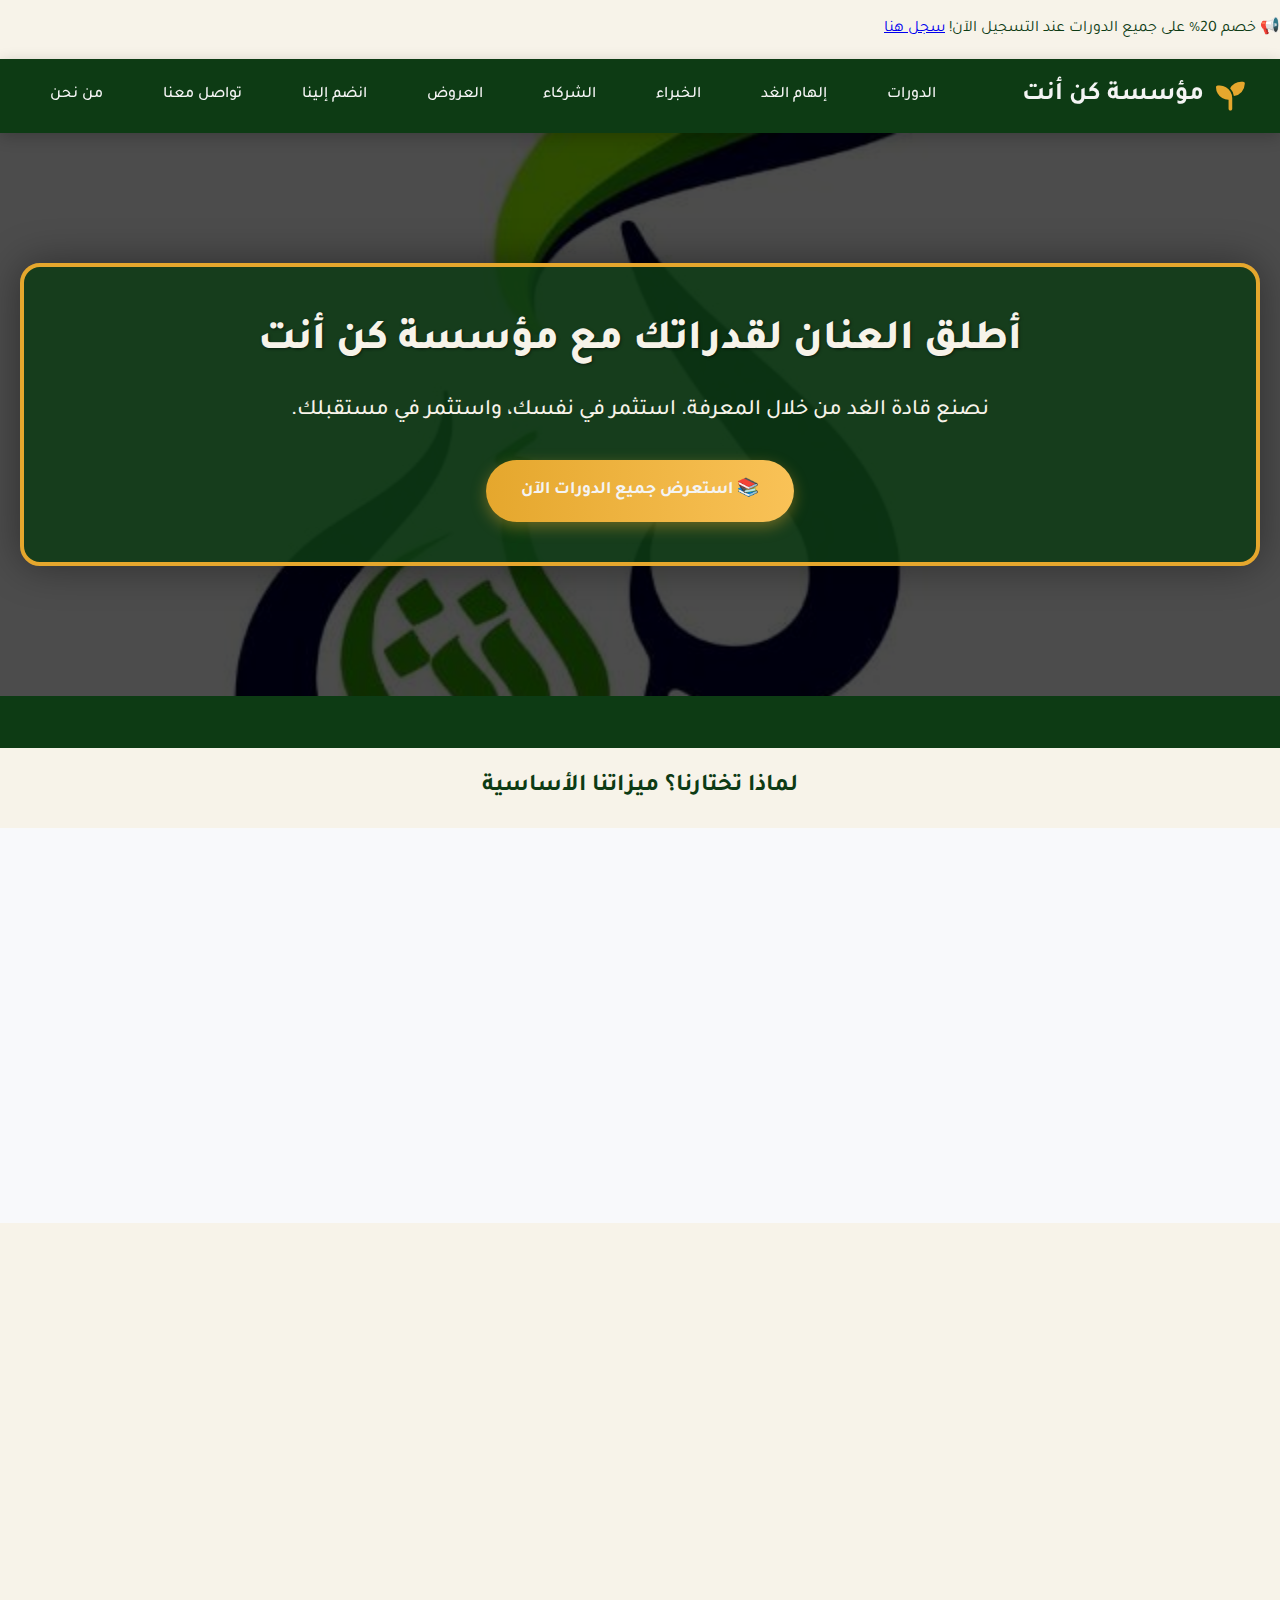
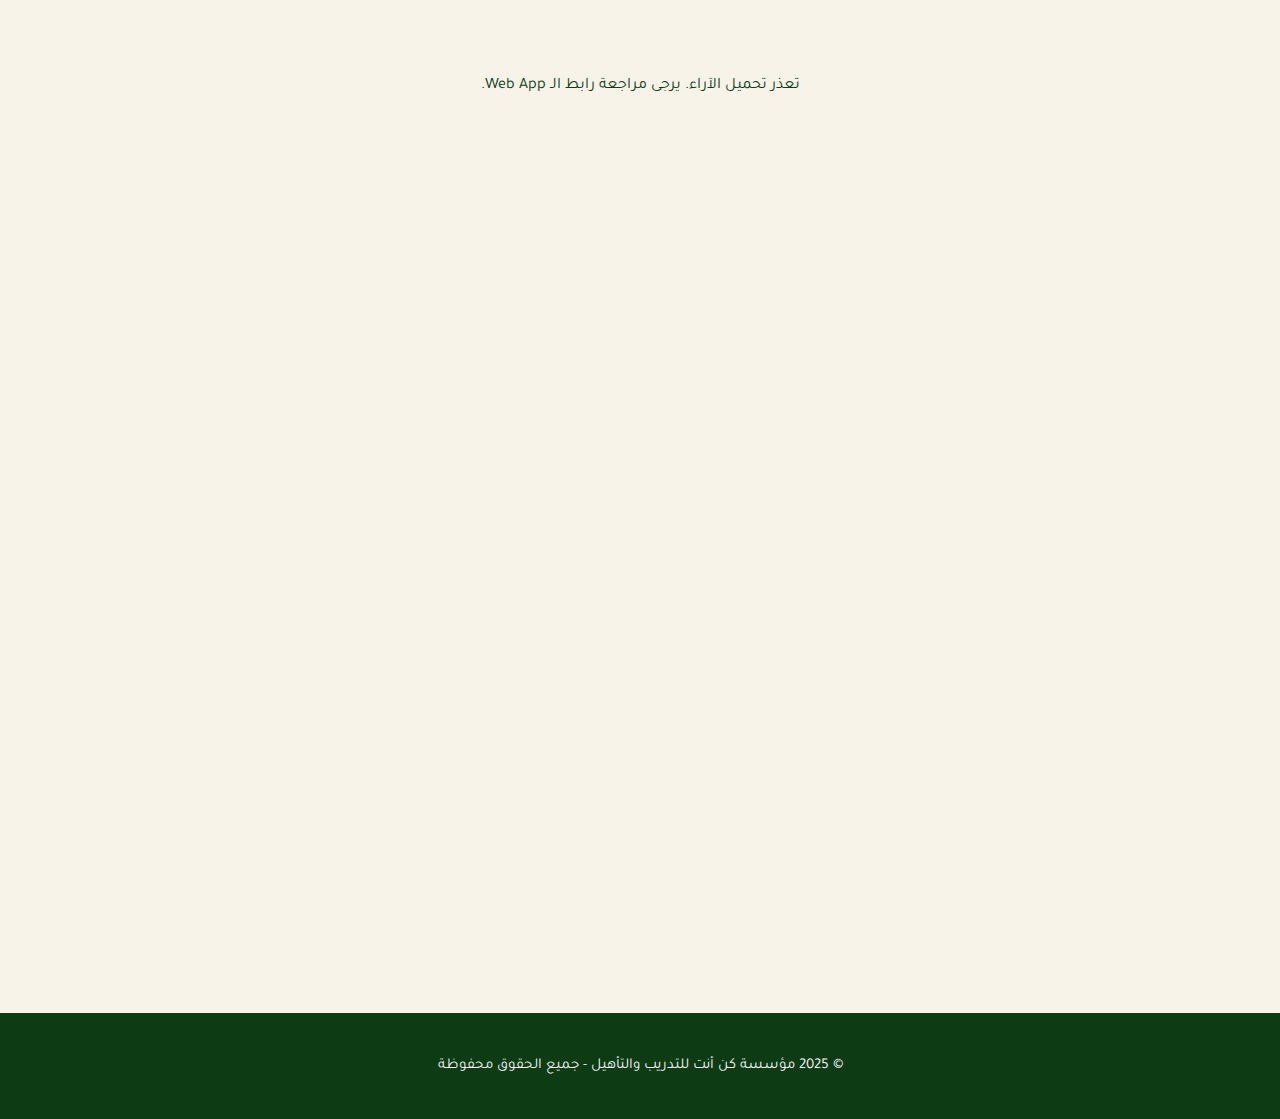
<file: index.html>
<!DOCTYPE html>
<html lang="ar" dir="rtl">
<head>
  <meta charset="UTF-8">
  <meta name="viewport" content="width=device-width, initial-scale=1.0">
<!-- معلومات أساسية -->
<title>الرئيسية - مؤسسة كن أنت</title>
    <meta property="og:title" content="مؤسسة كن أنت للتدريب والتأهيل" />
    <meta property="og:description" content="نصنع قادة الغد من خلال المعرفة. استثمر في نفسك، واستثمر في مستقبلك." />
    <meta property="og:image" content="https://skillia.netlify.app/images/photo.jpg" />
    <meta property="og:url" content="https://sklilia.netlify.app/Trainees_Records" />
    <meta property="og:type" content="website" />
    <meta property="og:locale" content="ar_AR" />
    
    
  <meta name="description" content="مؤسسة كن أنت للتدريب والتأهيل. نقدم دورات متخصصة في تطوير الذات، الأمن السيبراني، إدارة الأعمال، والمزيد.">
  <meta name="keywords" content="دورات تدريبية، مؤسسة كن أنت، تطوير الذات، اليمن، صنعاء، دورات أونلاين، حفظ القرآن">
  <link rel="stylesheet" href="https://cdnjs.cloudflare.com/ajax/libs/font-awesome/6.4.0/css/all.min.css">
  <link rel="stylesheet" href="https://unpkg.com/aos@2.3.1/dist/aos.css"/>
  <link rel="stylesheet" href="https://cdn.jsdelivr.net/npm/swiper/swiper-bundle.min.css"/>
  <link rel="stylesheet" href="css/index.css">
  <link href="https://fonts.googleapis.com/css2?family=Tajawal:wght@400;700&display=swap" rel="stylesheet">
  <script async src="https://www.googletagmanager.com/gtag/js?id=AW-17515401485"></script>
  <script>
    window.dataLayer = window.dataLayer || [];
    function gtag(){dataLayer.push(arguments);}
    gtag('js', new Date());
    gtag('config', 'AW-17515401485');
    gtag('event', 'purchase', {});
  </script>
</head>
<body>
  
  <div class="announcement-bar">
    <p>📢 خصم 20% على جميع الدورات عند التسجيل الآن! <a href="courses.html">سجل هنا</a></p>
  </div>
  
<header class="main-header">
  <div class="logo">
    <i class="fas fa-seedling"></i>
    <h1>مؤسسة كن أنت</h1>
  </div>

  <div class="menu-toggle" id="menu-toggle">
    <i class="fas fa-bars"></i>
  </div>

  <nav class="main-nav" id="main-nav">
    <a href="courses.html">الدورات</a>
    <a href="qisas/success_stories.html">إلهام الغد</a>
    <a href="trainers/trainers-experts.html">الخبراء</a>
    <a href="credits-partnerships.html">الشركاء</a>
    <hr>
    <a href="view.html">العروض</a>
    <a href="Registration-Forum.html">انضم إلينا</a>
    <a href="contact.html">تواصل معنا</a>
    <a href="about/index.html">من نحن</a>
  </nav>
</header>

  <div class="hero" style="background: url('images/photo.jpg') no-repeat center/cover;">
    <div class="hero-text">
      <h2>أطلق العنان لقدراتك مع مؤسسة كن أنت</h2>
      <p>نصنع قادة الغد من خلال المعرفة. استثمر في نفسك، واستثمر في مستقبلك.</p>
      <a href="courses.html" class="hero-cta">📚 استعرض جميع الدورات الآن</a>
    </div>
  </div>


  <div id="dynamic-sections-container">
    </div>


  
  <div id="testimonials-section"></div>

  <div class="section" data-aos="fade-up">
    <h2>صور من المؤسسة</h2> <div class="swiper mySwiper-gallery">
      <div class="swiper-wrapper" id="gallery-container">
        </div>
    </div>
  </div>
  
  <div class="section contact" id="contact" data-aos="flip-up">
    <h2>تواصل معنا</h2>
    <a href="https://wa.me/967771901320"><i class="fab fa-whatsapp"></i> واتساب</a>
    <a href="mailto:be.you.t2025@gmail.com"><i class="fas fa-envelope"></i> البريد الإلكتروني</a>
    <a href="https://t.me/MTYE1"><i class="fab fa-telegram"></i> تيليجرام</a>
  </div>
  
  
  
  
  
  
  
  <footer>
    <p>© 2025 مؤسسة كن أنت للتدريب والتأهيل - جميع الحقوق محفوظة</p>
  </footer>

  <script src="https://unpkg.com/aos@2.3.1/dist/aos.js"></script>
  <script src="https://cdn.jsdelivr.net/npm/swiper/swiper-bundle.min.js"></script>
  
  <script src="url.js"></script> 



  <script>
    
    
    
    
    
    
    

    // 🌟 دالة آراء المتدربين (Testimonials) 🌟
document.addEventListener('DOMContentLoaded', () => {
    // إنشاء الهيكل ديناميكياً لآراء المتدربين
    const testimonialsSection = document.getElementById('testimonials-section');
    if (testimonialsSection) {
         testimonialsSection.innerHTML = `
            <div class="section" data-aos="fade-up">
                <h2>آراء طلابنا</h2>
                <div class="slider-container">
                    <div id="testimonials-container"></div>
                    <div class="slider-dots"></div>
                </div>
            </div>
        `;
    }

    async function fetchTestimonials() {  
        try {  
            // 1. رابط الـ Web App الخاص بك (لا يحتاج إلى ?action=courses هنا)
            const TESTIMONIALS_URL = "https://script.google.com/macros/s/AKfycbz81ueML7zsJn4ZQwYPi_bCdMT9A6K02hHjS_CZzCZwP0fN6u2AdsDneEHyxB8f89k5/exec";

            // 2. جلب البيانات. الاستجابة (response) هي مصفوفة الآراء المجمعة.
            // تم حذف ?action=courses لأن doGet لديك لا تستخدمه
            const response = await fetch(TESTIMONIALS_URL); 
            // تم تغيير اسم المتغير إلى allTestimonials ليعكس محتواه
            const allTestimonials = await response.json();  
            
            const container = document.getElementById('testimonials-container');  
            const dotsContainer = document.querySelector('#testimonials-section .slider-dots');
            
            if (!container || !dotsContainer) return; 

            container.innerHTML = '';  
            dotsContainer.innerHTML = '';  
            
            let slideIndex = 0;  

            // **********************************************
            // 3. تم حذف حلقة data.forEach() التي كانت تحاول 
            //    عمل JSON.parse، لأن allTestimonials جاهزة بالفعل.
            // **********************************************

            if (!allTestimonials || allTestimonials.length === 0 || allTestimonials.status === "error") {
                // معالجة حالة عدم وجود آراء أو وجود خطأ من الخادم
                container.innerHTML = '<p style="text-align:center; padding: 20px;">لا تتوفر آراء حاليًا.</p>';
                return;
            }

            // 4. عرض الآراء
            allTestimonials.forEach((testimonial, index) => {  
                const text = testimonial.text || '';
                const name = testimonial.name || 'مشارك مجهول';
                
                const div = document.createElement('div');  
                div.classList.add('testimonial');  
                if (index === 0) div.classList.add('active');  
                
                // تم تعديل طريقة عرض النص لجعلها أنظف وقابلة للتنسيق
                div.innerHTML = `<p class="testimonial-text">"${text}"</p><p class="testimonial-name">— ${name}</p>`;  
                container.appendChild(div);  

                if (index < 10) { 
                    const dot = document.createElement('span');  
                    dot.classList.add('dot');  
                    if (index === 0) dot.classList.add('active');  
                    dot.addEventListener('click', () => showSlide(index));  
                    dotsContainer.appendChild(dot);  
                }  
            });  

            const testimonials = document.querySelectorAll('#testimonials-section .testimonial');  
            const dots = document.querySelectorAll('#testimonials-section .dot');  

            function showSlide(index) {  
                const safeIndex = index % testimonials.length; // للتأكد من عدم الخروج عن النطاق
                
                testimonials.forEach(t => t.classList.remove('active'));  
                dots.forEach(d => d.classList.remove('active'));  
                
                testimonials[safeIndex].classList.add('active');  
                // النقاط يجب أن تتطابق مع الفهرس بعد تعديل النطاق
                if (safeIndex < 10) dots[safeIndex].classList.add('active');  
                slideIndex = safeIndex;  
            }  

            function nextSlide() {  
                showSlide(slideIndex + 1); // لا حاجة لـ % هنا، سيتم معالجتها في showSlide
            }  

            if(allTestimonials.length > 1) {
                // تم استخدام safeIndex في showSlide لذا يمكننا تمرير index + 1
                setInterval(nextSlide, 4000); 
            }

        } catch (error) {  
            console.error('Error fetching testimonials:', error);  
            document.getElementById('testimonials-section').innerHTML = '<p style="text-align:center; padding: 20px;">تعذر تحميل الآراء. يرجى مراجعة رابط الـ Web App.</p>';  
        }  
    }  
    
    fetchTestimonials();
});

    
    
    
    
    
    

    // 🌟 دالة معرض الصور (Gallery) 🌟
    async function fetchGalleryImages() {
        try {
 const GALLERY_URL = "https://script.google.com/macros/s/AKfycbxqiyeuO1FkX2srW7UG5cRZWOPerlQ5kbMJRRIUaFY2mHmGy51wrF2cgyeyJ_Uk_98S/exec";

            const response = await fetch(`${GALLERY_URL}?action=gallery`); 
            const result = await response.json();
            const container = document.getElementById('gallery-container');
            
            container.innerHTML = '';
            
            const imagesData = result.images || [];

            // 1. إيجاد العنصر الذي سيحمل العنوان
            const gallerySection = container.closest('.section');
            let galleryTitle = gallerySection.querySelector('h2');
            
            imagesData.forEach(row => {
                const url = row.url; 
                const name = row.name; 

                if (url) {
                    const slide = document.createElement('div');
                    slide.classList.add('swiper-slide');
                    slide.classList.add('gallery-slide');
                    
                    const img = document.createElement('img');
                    img.src = url;
                    img.alt = name || 'صورة من المعرض';
                    
                    const caption = document.createElement('div');
                    caption.classList.add('gallery-caption');
                    caption.textContent = name || '';

                    slide.appendChild(img);
                    slide.appendChild(caption);
                    container.appendChild(slide);
                }
            });
            
            // 2. تهيئة Swiper
            var swiperGallery = new Swiper(".mySwiper-gallery", {
                slidesPerView: 1, 
                spaceBetween: 0, 
                centeredSlides: true,
                loop: true,
                autoplay: {
                    delay: 5000,
                    disableOnInteraction: false,
                },
                pagination: false, 
                navigation: false,
                // تحديث العنوان بناءً على الشريحة النشطة
                on: {
                    slideChange: function () {
                        const activeSlide = this.slides[this.activeIndex];
                        const caption = activeSlide.querySelector('.gallery-caption');
                        if (caption) {
                            galleryTitle.textContent = caption.textContent;
                        }
                    },
                    init: function () {
                        // تعيين العنوان عند التهيئة الأولى
                        const activeSlide = this.slides[this.activeIndex];
                        const caption = activeSlide.querySelector('.gallery-caption');
                        if (caption) {
                            galleryTitle.textContent = caption.textContent;
                        }
                    },
                },
            });

        } catch (error) {
            console.error('Error fetching gallery images:', error);
            document.getElementById('gallery-container').innerHTML = '<p style="text-align:center;">تعذر تحميل الصور. حاول مرة أخرى لاحقًا.</p>';
        }
    }

    fetchGalleryImages();


//هنا شفرة للبيانات الخاص بي 
  </script>

  <script>
    // تم وضع الكود في وسم script جديد لكي لا يتعارض مع الأكواد الحالية
    document.addEventListener('DOMContentLoaded', () => {
      const container = document.getElementById('dynamic-sections-container');
      
      fetch('sections.html')
        .then(response => {
          if (!response.ok) {
            // ملاحظة: هذا الكود سيتوقف عن العمل في المتصفح المحلي (file://)
            // ويجب رفعه إلى خادم (مثل Netlify أو GitHub Pages) ليعمل الـ Fetch API
            throw new Error(`HTTP error! status: ${response.status}`);
          }
          return response.text();
        })
        .then(data => {
          // 1. وضع محتوى الملف المجلوب داخل الحاوية
          container.innerHTML = data;
          
          // 2. إعادة تهيئة المكتبات (AOS و Swiper) بعد إضافة المحتوى ديناميكياً
          // AOS.init() و Swiper .mySwiper
          // تم تهيئتهما بالفعل في الأكواد السابقة، ولكن يحتاجان إلى إعادة تهيئة
          // إذا كان محتوي sections.html يحوي عناصر تتطلب التهيئة.
          // نستخدم الـ Swiper init الموجود في كودك المكتوب مسبقًا
          if (typeof AOS !== 'undefined') {
              AOS.init();
          }
          
          if (typeof Swiper !== 'undefined') {
             // إعادة تهيئة سلايدر الدورات (Courses Swiper) كما هو مكتوب لديك
             var swiper = new Swiper(".mySwiper", {
                slidesPerView: 'auto',
                spaceBetween: 10,
                loop: true,
                autoplay: {
                    delay: 4000,
                    disableOnInteraction: false,
                },
                pagination: {
                    el: ".swiper-pagination",
                    clickable: true,
                },
                navigation: {
                    nextEl: ".swiper-button-next",
                    prevEl: ".swiper-button-prev",
                },
            });
          }
        })
        .catch(error => {
          console.error('Error fetching sections.html:', error);
          container.innerHTML = '<p style="text-align: center; color: red;">عذراً، حدث خطأ أثناء تحميل أقسام الصفحة. (راجع console)</p>';
        });
    });
  </script>
  
  <script>
  const menuToggle = document.getElementById("menu-toggle");
  const mainNav = document.getElementById("main-nav");

  menuToggle.addEventListener("click", () => {
    mainNav.classList.toggle("open");
    menuToggle.innerHTML = mainNav.classList.contains("open")
      ? '<i class="fas fa-times"></i>'
      : '<i class="fas fa-bars"></i>';
  });

  // إغلاق القائمة عند الضغط على رابط
  document.querySelectorAll('.main-nav a').forEach(link => {
    link.addEventListener('click', () => {
      mainNav.classList.remove('open');
      menuToggle.innerHTML = '<i class="fas fa-bars"></i>';
    });
  });
</script>
<script>
    // 1. تحديد العناصر في HTML
    const menuToggle = document.getElementById('menu-toggle-btn');
    const mainNav = document.getElementById('main-nav-menu');

    // 2. إضافة مستمع الحدث (Event Listener) لزر القائمة
    menuToggle.addEventListener('click', () => {
        // 3. تبديل الكلاس "open" على عنصر القائمة
        // هذا الكلاس هو الذي يغير موضِع القائمة في CSS
        mainNav.classList.toggle('open');
        
        // (اختياري) تغيير أيقونة الزر من قائمة (bars) إلى إغلاق (times)
        if (mainNav.classList.contains('open')) {
            menuToggle.classList.remove('fa-bars');
            menuToggle.classList.add('fa-times');
        } else {
            menuToggle.classList.remove('fa-times');
            menuToggle.classList.add('fa-bars');
        }
    });

    // 4. (اختياري ومهم) إغلاق القائمة عند الضغط على أي رابط داخلها
    const navLinks = mainNav.querySelectorAll('a');
    navLinks.forEach(link => {
        link.addEventListener('click', () => {
            mainNav.classList.remove('open');
            menuToggle.classList.remove('fa-times');
            menuToggle.classList.add('fa-bars');
        });
    });
</script>
<link rel="stylesheet" href="https://cdn.jsdelivr.net/npm/swiper@10/swiper-bundle.min.css" />
<script src="https://cdn.jsdelivr.net/npm/swiper@10/swiper-bundle.min.js"></script>

<script>
  const swiper = new Swiper(".myFeaturesSlider", {
    loop: true,
    speed: 1000,
    autoplay: {
      delay: 3000,
      disableOnInteraction: false,
    },
    slidesPerView: 1,
    spaceBetween: 30,
    grabCursor: true,
    pagination: {
      el: ".swiper-pagination",
      clickable: true,
    },
    breakpoints: {
      768: {
        slidesPerView: 2,
      },
      1024: {
        slidesPerView: 3,
      },
      1400: {
        slidesPerView: 4,
      }
    }
  });
</script>

</body>
</html>
</file>
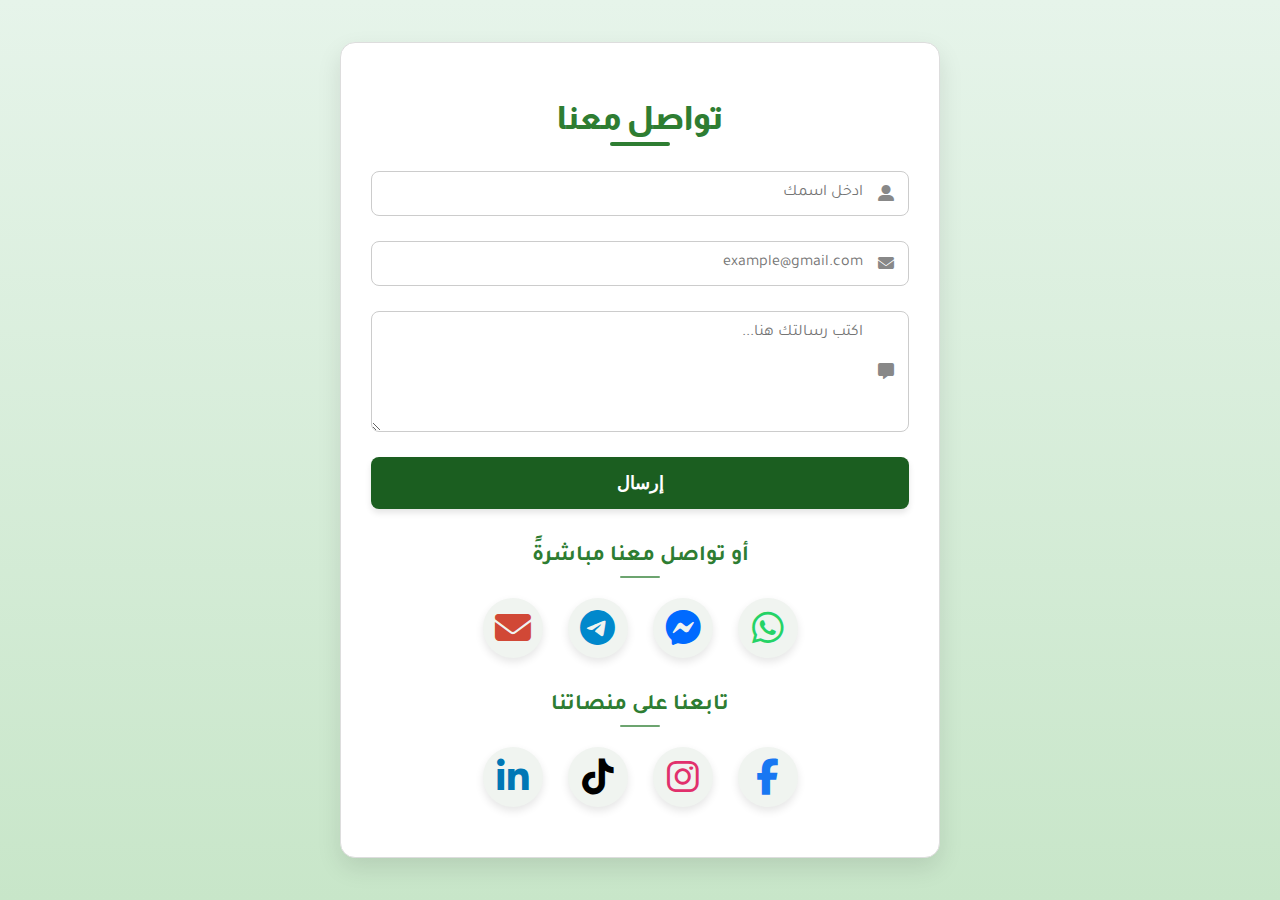
<file: contact.html>
<!DOCTYPE html>
<html lang="ar" dir="rtl">
<head>
<meta charset="UTF-8">
<meta name="viewport" content="width=device-width, initial-scale=1.0">
<title>اتصل بنا - Be You</title>
<meta property="og:title" content="مؤسسة كن أنت" />
<meta property="og:description" content="نصنع قادة الغد من خلال المعرفة. استثمر في نفسك، واستثمر في مستقبلك." />
<meta property="og:image" content="https://skliliia.netlify.app/images/photo.jpg" />
<meta property="og:url" content="https://sklilia.netlify.app/index" />
<meta property="og:type" content="website" />
<meta property="og:locale" content="ar_AR" />

<meta name="twitter:card" content="summary_large_image">
<meta name="twitter:title" content="مؤسسة كن أنت">
<meta name="twitter:description" content="نصنع قادة الغد من خلال المعرفة. استثمر في نفسك، واستثمر في مستقبلك.">
<meta name="twitter:image" content="https://skliliia.netlify.app/images/photo.jpg">


<link rel="stylesheet" href="https://cdnjs.cloudflare.com/ajax/libs/font-awesome/6.5.0/css/all.min.css">
<link href="https://fonts.googleapis.com/css2?family=Tajawal:wght@400;500;700;900&display=swap" rel="stylesheet">
<link href="https://fonts.googleapis.com/css2?family=Almarai:wght@400;700;800&display=swap" rel="stylesheet">
<style>
  body {
    font-family: 'Tajawal', sans-serif;
    background: linear-gradient(to bottom, #e6f4ea, #c8e6c9);
    margin: 0;
    padding: 0;
    display: flex;
    justify-content: center;
    align-items: center;
    min-height: 100vh;
    overflow-x: hidden; /* لمنع أي سحب أفقي غير مرغوب فيه */
  }
  .container {
    width: 90%;
    max-width: 600px;
    margin: 20px auto;
    background-color: #fff;
    padding: 30px;
    border-radius: 15px;
    box-shadow: 0 10px 25px rgba(0,0,0,0.1);
    text-align: center;
    border: 1px solid #ddd;
    box-sizing: border-box; /* لضمان أن الحشوة لا تزيد العرض الكلي */
  }
  h2 {
    font-family: 'Almarai', sans-serif;
    font-weight: 800;
    color: #2e7d32;
    font-size: 32px;
    margin-bottom: 25px;
    position: relative;
    padding-bottom: 10px; /* مسافة للخط الزخرفي */
  }
  h2::after { /* خط زخرفي تحت العنوان */
    content: '';
    position: absolute;
    left: 50%;
    transform: translateX(-50%);
    bottom: 0;
    width: 60px;
    height: 4px;
    background-color: #2e7d32;
    border-radius: 2px;
  }
  form label {
    display: block;
    margin-bottom: 5px;
    font-weight: 500;
    color: #333;
    text-align: right;
  }
  .input-group {
    position: relative;
    margin-bottom: 25px;
    display: flex;
    align-items: center;
  }
  .input-group i {
    position: absolute;
    right: 15px;
    color: #888;
    z-index: 1;
    transition: color 0.3s ease;
  }
  form input, form textarea {
    flex-grow: 1;
    width: 100%;
    padding: 12px 15px;
    padding-right: 45px;
    border-radius: 8px;
    border: 1px solid #ccc;
    box-sizing: border-box;
    font-size: 16px;
    font-family: 'Tajawal', sans-serif;
    transition: border-color 0.3s, box-shadow 0.3s, transform 0.2s ease-in-out;
    text-align: right;
  }
  form input:focus, form textarea:focus {
    outline: none;
    border-color: #2e7d32;
    box-shadow: 0 0 8px rgba(46, 125, 50, 0.2);
    transform: scale(1.01);
  }
  .input-group input:focus ~ i,
  .input-group textarea:focus ~ i {
    color: #2e7d32;
  }
  .error-message {
    color: #d32f2f;
    font-size: 14px;
    text-align: right;
    margin-top: 5px;
    animation: fadeIn 0.5s;
  }
  form button {
    width: 100%;
    padding: 15px;
    background-color: #1b5e20;
    border: none;
    border-radius: 8px;
    color: #fff;
    font-size: 18px;
    font-weight: 700;
    cursor: pointer;
    transition: all 0.4s ease-in-out; /* زيادة مدة الانتقال */
    box-shadow: 0 4px 6px rgba(0,0,0,0.1);
    position: relative;
    z-index: 0;
    overflow: hidden;
  }
  form button:hover {
    background-color: #2e7d32;
    transform: translateY(-4px) scale(1.02); /* تأثير ارتفاع أكبر مع تكبير خفيف */
    box-shadow: 0 8px 15px rgba(0,0,0,0.2); /* ظل أعمق */
  }
  form button::before {
    content: '';
    position: absolute;
    top: 0; /* تغيير الموضع الأصلي */
    left: 0; /* تغيير الموضع الأصلي */
    width: 100%;
    height: 100%;
    background: rgba(255, 255, 255, 0.2); /* تأثير تظليل خفيف */
    transition: transform 0.6s ease-out; /* تحسين الانتقال */
    transform: translateX(-100%); /* يبدأ من اليسار */
    z-index: -1;
  }
  form button:hover::before {
    transform: translateX(0%); /* ينزلق ليغطي الزر */
  }

  #success-message, #loading-message {
    margin-top: 15px;
    font-weight: 700;
    display: none;
    animation: fadeIn 0.5s;
    color: #2e7d32; /* لون أخضر لرسائل النجاح/التحميل */
  }
  #loading-message i { /* أيقونة تحميل */
      margin-left: 8px;
      animation: spin 1.5s linear infinite;
  }
  @keyframes spin {
      0% { transform: rotate(0deg); }
      100% { transform: rotate(360deg); }
  }
  @keyframes fadeIn {
    from { opacity: 0; }
    to { opacity: 1; }
  }
  .social-section {
    margin-top: 35px; /* زيادة المسافة */
  }
  .social-section h3 {
    color: #2e7d32;
    font-size: 22px; /* حجم أكبر قليلاً */
    margin-bottom: 20px; /* مسافة أكبر */
    position: relative;
    padding-bottom: 8px;
  }
  .social-section h3::after { /* خط زخرفي تحت عنوان الأقسام الاجتماعية */
    content: '';
    position: absolute;
    left: 50%;
    transform: translateX(-50%);
    bottom: 0;
    width: 40px;
    height: 2px;
    background-color: #2e7d32;
    border-radius: 1px;
    opacity: 0.7;
  }
  .social-icons {
    display: flex;
    justify-content: center;
    gap: 25px; /* زيادة المسافة بين الأيقونات */
    flex-wrap: wrap;
    margin-bottom: 20px;
  }
  .social-icons a {
    display: inline-flex;
    justify-content: center;
    align-items: center;
    width: 60px;
    height: 60px;
    border-radius: 50%;
    background-color: #f0f4f0;
    font-size: 36px;
    text-decoration: none;
    box-shadow: 0 4px 8px rgba(0, 0, 0, 0.1);
    transition: transform 0.3s cubic-bezier(.17,.67,.83,.67), box-shadow 0.3s ease, background-color 0.3s; /* تحسين الانتقال */
    position: relative; /* لإضافة تأثير الزاوية */
    overflow: hidden;
  }
  .social-icons a:hover {
    transform: translateY(-7px) rotate(5deg); /* ارتفاع أكبر مع دوران خفيف */
    box-shadow: 0 10px 20px rgba(0, 0, 0, 0.25); /* ظل أعمق وأوسع */
    background-color: #e0e0e0;
  }
  /* تأثير وميض خفيف عند المرور على الأيقونات */
  .social-icons a::before {
      content: '';
      position: absolute;
      top: 0;
      left: -100%;
      width: 100%;
      height: 100%;
      background: linear-gradient(90deg, transparent, rgba(255,255,255,0.4), transparent);
      transition: all 0.6s ease;
      transform: skewX(-20deg);
  }
  .social-icons a:hover::before {
      left: 100%;
  }

  .social-icons a.facebook { color: #1877f2; }
  .social-icons a.instagram { color: #e1306c; }
  .social-icons a.telegram { color: #0088cc; }
  .social-icons a.linkedin { color: #0077b5; }
  .social-icons a.whatsapp { color: #25d366; }
  .social-icons a.tiktok { color: #000000; }
  .social-icons a.messenger { color: #006AFF; }
  .social-icons a.email { color: #D14836; }
  @media (max-width: 480px) {
    .social-icons a { font-size: 30px; width: 50px; height: 50px;}
    .social-icons { gap: 15px; } /* تقليل الفجوة في الشاشات الصغيرة */
    h2 { font-size: 28px; }
    .social-section h3 { font-size: 18px; }
  }
</style>
</head>
<body>

<div class="container">
  <h2>تواصل معنا</h2>
  
  <form id="contactForm" action="https://formspree.io/f/mdklrbwl" method="POST">
  
    <div class="input-group">
      <input type="text" id="name" name="name" placeholder="ادخل اسمك" required>
      <i class="fas fa-user-alt"></i>
    </div>

    <div class="input-group">
      <input type="email" id="email" name="email" placeholder="example@gmail.com" required>
      <i class="fas fa-envelope"></i>
    </div>

    <div class="input-group">
      <textarea id="message" name="message" rows="5" placeholder="اكتب رسالتك هنا..." required></textarea>
      <i class="fas fa-comment-alt"></i>
    </div>

    <button type="submit">إرسال</button>
  </form>
  <p id="loading-message">جاري إرسال رسالتك... <i class="fas fa-spinner"></i></p>
  <p id="success-message">شكراً لك! تم استلام رسالتك بنجاح وسنتواصل معك قريباً.</p>

  <div class="social-section">
    <h3>أو تواصل معنا مباشرةً</h3>
    <div class="social-icons">
      <a href="https://whatsapp.com/channel/0029VaCRNug3bbV13vVHyR0Z" target="_blank" class="whatsapp" aria-label="WhatsApp channel link"><i class="fab fa-whatsapp"></i></a>
      <a href="https://m.me/BeYouTrainin" target="_blank" class="messenger" aria-label="Messenger chat link"><i class="fab fa-facebook-messenger"></i></a>
      <a href="https://t.me/beyoue" target="_blank" class="telegram" aria-label="Telegram channel link"><i class="fab fa-telegram"></i></a>
      <a href="mailto:Be.you.t2025@gmail.com" class="email" aria-label="Send us an email"><i class="fas fa-envelope"></i></a>
    </div>
  </div>

  <div class="social-section">
    <h3>تابعنا على منصاتنا</h3>
    <div class="social-icons">
      <a href="https://www.facebook.com/BeYouTrainin" target="_blank" class="facebook" aria-label="Follow us on Facebook"><i class="fab fa-facebook-f"></i></a>
      <a href="https://www.instagram.com/be.youar" target="_blank" class="instagram" aria-label="Follow us on Instagram"><i class="fab fa-instagram"></i></a>
      <a href="https://www.tiktok.com/@beyoutq" target="_blank" class="tiktok" aria-label="Follow us on TikTok"><i class="fab fa-tiktok"></i></a>
      <a href="https://www.linkedin.com/in/beyouar" target="_blank" class="linkedin" aria-label="Follow us on LinkedIn"><i class="fab fa-linkedin-in"></i></a>
    </div>
  </div>
</div>

<script>
function displayError(inputElement, message) {
    const errorDiv = document.createElement('div');
    errorDiv.className = 'error-message';
    errorDiv.innerText = message;
    inputElement.parentNode.appendChild(errorDiv);
}

document.addEventListener('DOMContentLoaded', () => {
    const formInputs = document.querySelectorAll('input, textarea');
    formInputs.forEach(input => {
        input.addEventListener('focus', () => {
            // إضافة تأخير لضمان ظهور لوحة المفاتيح أولاً
            setTimeout(() => {
                input.scrollIntoView({ behavior: 'smooth', block: 'center' });
            }, 300);
        });
    });

    const contactForm = document.getElementById('contactForm');
    contactForm.addEventListener('submit', function(event) {
        event.preventDefault();

        const form = this;
        const nameInput = document.getElementById('name');
        const emailInput = document.getElementById('email');
        const messageInput = document.getElementById('message');
        const loadingMessage = document.getElementById('loading-message');
        const successMessage = document.getElementById('success-message');
        
        document.querySelectorAll('.error-message').forEach(el => el.remove());

        let isValid = true;
        if (nameInput.value.trim() === '') {
            displayError(nameInput, 'الرجاء إدخال اسمك.');
            isValid = false;
        }
        if (emailInput.value.trim() === '' || !emailInput.value.includes('@')) {
            displayError(emailInput, 'الرجاء إدخال بريد إلكتروني صالح.');
            isValid = false;
        }
        if (messageInput.value.trim() === '') {
            displayError(messageInput, 'الرجاء كتابة رسالتك.');
            isValid = false;
        }

        if (!isValid) {
            return;
        }

        loadingMessage.style.display = 'flex'; /* تغيير لعرض رسالة التحميل مع الأيقونة */
        loadingMessage.style.alignItems = 'center';
        loadingMessage.style.justifyContent = 'center';
        form.style.display = 'none';

        const formData = new FormData(form);
        const formspreeUrl = form.action;

        fetch(formspreeUrl, {
            method: 'POST',
            body: formData,
            headers: { 'Accept': 'application/json' }
        })
        .then(response => {
            loadingMessage.style.display = 'none';
            if (response.ok) {
                const userName = nameInput.value.trim();
                successMessage.innerHTML = `تم استلام رسالتك بنجاح يا ${userName}! شكراً لتواصلك مع Be You، وسنتواصل معك في أقرب وقت ممكن.`;
                successMessage.style.display = 'block';
            } else {
                form.style.display = 'block';
                alert('حدث خطأ ما، يرجى المحاولة مرة أخرى.');
            }
        })
        .catch(error => {
            loadingMessage.style.display = 'none';
            form.style.display = 'block';
            alert('حدث خطأ في الاتصال، يرجى التأكد من اتصالك بالإنترنت والمحاولة مرة أخرى.');
        });
    });
});
</script>

</body>
</html>
</file>
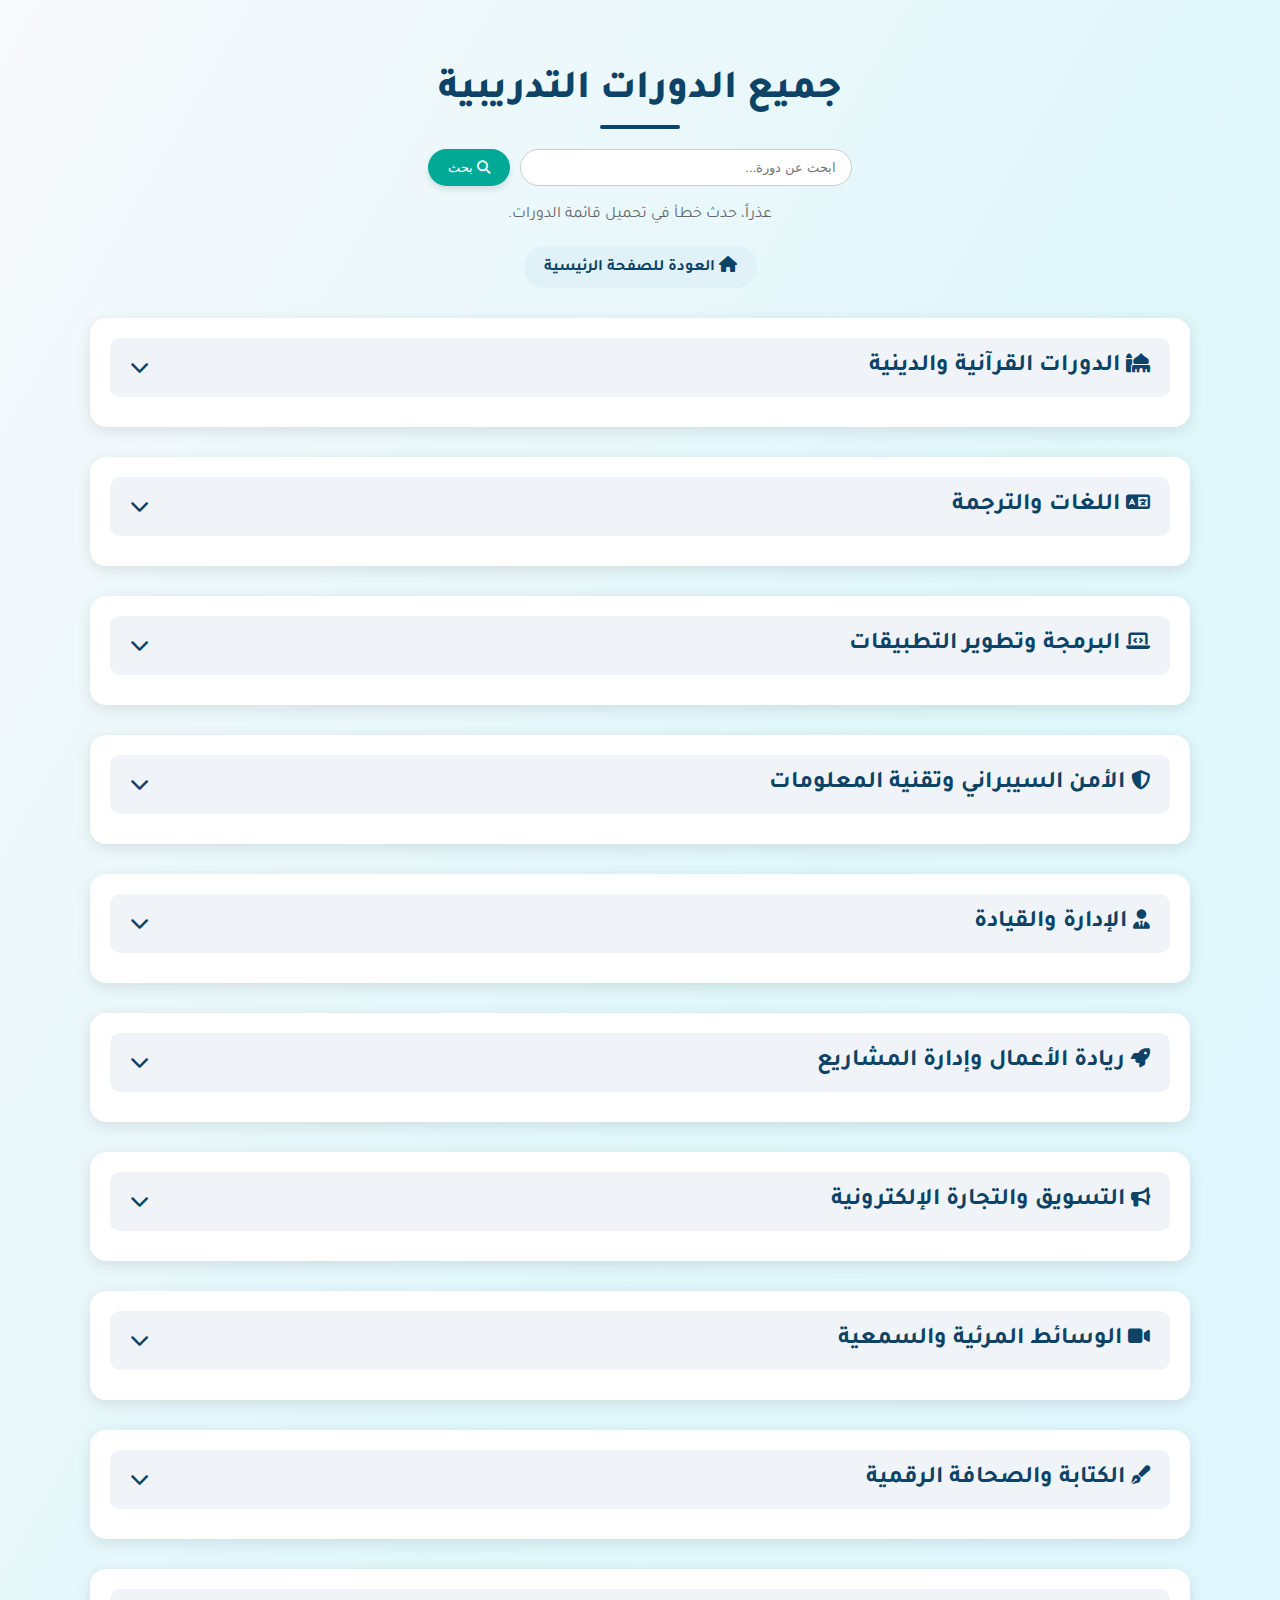
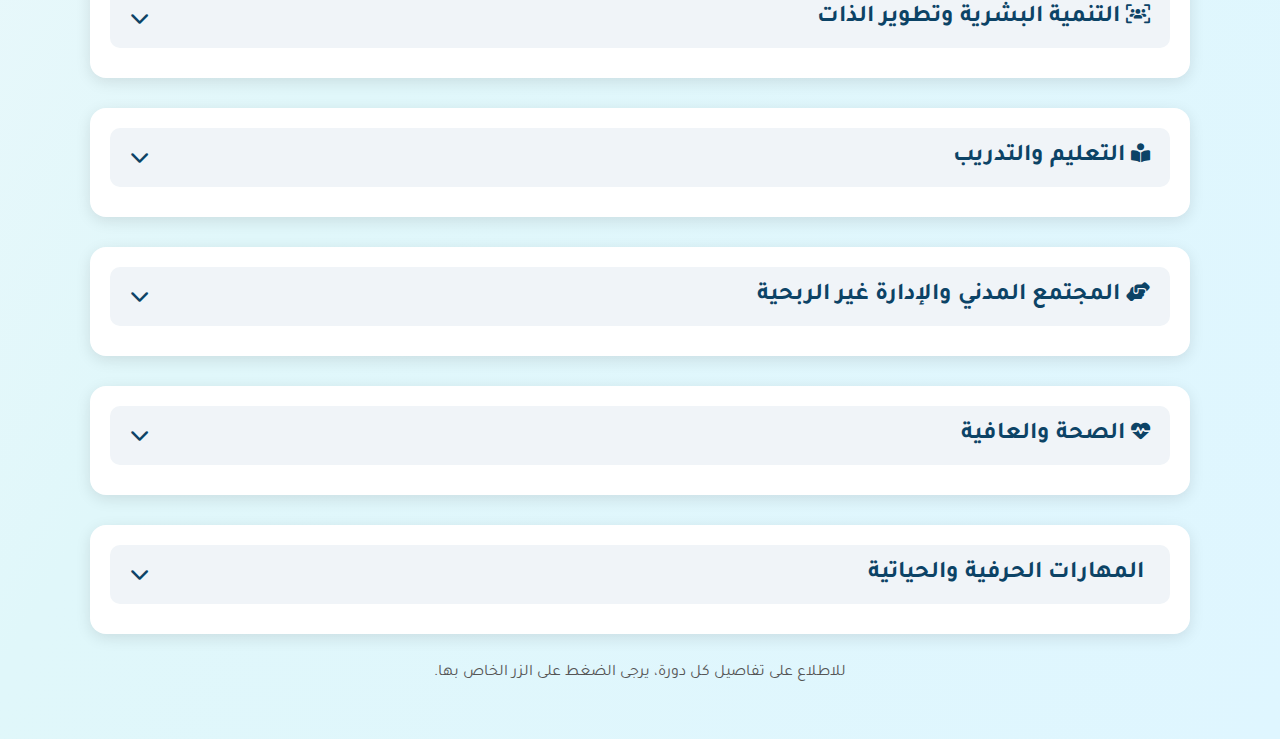
<file: courses.html>
<!DOCTYPE html>
<html lang="ar" dir="rtl">
<head>
	  <meta charset="UTF-8">
<script async src="https://www.googletagmanager.com/gtag/js?id=AW-17515401485"></script>
<script>
  window.dataLayer = window.dataLayer || [];
  function gtag(){dataLayer.push(arguments);}
  gtag('js', new Date());
  gtag('config', 'AW-17515401485');
  
</script>
<meta name="viewport" content="width=device-width, initial-scale=1.0">
<title>قائمة الدورات - مؤسسة كن أنت</title>
    <meta property="og:title" content="مؤسسة كن أنت للتدريب والتأهيل" />
    <meta property="og:description" content="نصنع قادة الغد من خلال المعرفة. استثمر في نفسك، واستثمر في مستقبلك." />
    <meta property="og:image" content="https://skillia.netlify.app/images/photo.jpg" />
    <meta property="og:url" content="https://sklilia.netlify.app/Trainees_Records" />
    <meta property="og:type" content="website" />
    <meta property="og:locale" content="ar_AR" />

<link rel="preconnect" href="https://fonts.googleapis.com">
<link rel="preconnect" href="https://fonts.gstatic.com" crossorigin>
<link href="https://fonts.googleapis.com/css2?family=Tajawal:wght@400;700;800&display=swap" rel="stylesheet">
<link rel="stylesheet" href="https://cdnjs.cloudflare.com/ajax/libs/font-awesome/6.4.0/css/all.min.css">

<link rel="stylesheet" href="css/courses.css">

</head>
<body class="courses-page">

<div class="container">
    <h1>جميع الدورات التدريبية</h1>
    <div class="search-container">
        <input type="text" id="courseSearch" placeholder="ابحث عن دورة..." aria-label="ابحث عن دورة">
        <button id="searchButton" aria-label="زر البحث"><i class="fas fa-magnifying-glass"></i> بحث</button>
    </div>
    <div class="search-info" id="searchResultsInfo"></div>
    <a href="index.html" class="home-button" aria-label="العودة إلى الصفحة الرئيسية"><i class="fas fa-home"></i> العودة للصفحة الرئيسية</a>

    <section id="QURN">
        <div class="section-title">
            <h2><i class="fas fa-mosque"></i> الدورات القرآنية والدينية</h2>
            <i class="fas fa-chevron-down"></i>
        </div>
        <div class="course-grid">
            </div>
    </section>
    
    <section id="LANG">
        <div class="section-title">
            <h2><i class="fas fa-language"></i> اللغات والترجمة</h2>
            <i class="fas fa-chevron-down"></i>
        </div>
        <div class="course-grid">
            </div>
    </section>

    <section id="PROG">
        <div class="section-title">
            <h2><i class="fas fa-laptop-code"></i> البرمجة وتطوير التطبيقات</h2>
            <i class="fas fa-chevron-down"></i>
        </div>
        <div class="course-grid">
            </div>
    </section>

    <section id="CYBR">
        <div class="section-title">
            <h2><i class="fas fa-shield-alt"></i> الأمن السيبراني وتقنية المعلومات</h2>
            <i class="fas fa-chevron-down"></i>
        </div>
        <div class="course-grid">
            </div>
    </section>

    <section id="MGMT">
        <div class="section-title">
            <h2><i class="fas fa-user-tie"></i> الإدارة والقيادة</h2>
            <i class="fas fa-chevron-down"></i>
        </div>
        <div class="course-grid">
            </div>
    </section>

    <section id="ENTR">
        <div class="section-title">
            <h2><i class="fas fa-rocket"></i> ريادة الأعمال وإدارة المشاريع</h2>
            <i class="fas fa-chevron-down"></i>
        </div>
        <div class="course-grid">
            </div>
    </section>

    <section id="MKTG">
        <div class="section-title">
            <h2><i class="fas fa-bullhorn"></i> التسويق والتجارة الإلكترونية</h2>
            <i class="fas fa-chevron-down"></i>
        </div>
        <div class="course-grid">
            </div>
    </section>

    <section id="MEDI">
        <div class="section-title">
            <h2><i class="fas fa-video"></i> الوسائط المرئية والسمعية</h2>
            <i class="fas fa-chevron-down"></i>
        </div>
        <div class="course-grid">
            </div>
    </section>

    <section id="WRIT">
        <div class="section-title">
            <h2><i class="fas fa-pen-fancy"></i> الكتابة والصحافة الرقمية</h2>
            <i class="fas fa-chevron-down"></i>
        </div>
        <div class="course-grid">
            </div>
    </section>

    <section id="HDEV">
        <div class="section-title">
            <h2><i class="fas fa-users-viewfinder"></i> التنمية البشرية وتطوير الذات</h2>
            <i class="fas fa-chevron-down"></i>
        </div>
        <div class="course-grid">
            </div>
    </section>

    <section id="EDUC">
        <div class="section-title">
            <h2><i class="fas fa-book-open-reader"></i> التعليم والتدريب</h2>
            <i class="fas fa-chevron-down"></i>
        </div>
        <div class="course-grid">
            </div>
    </section>

    <section id="NGOV">
        <div class="section-title">
            <h2><i class="fas fa-handshake-angle"></i> المجتمع المدني والإدارة غير الربحية</h2>
            <i class="fas fa-chevron-down"></i>
        </div>
        <div class="course-grid">
            </div>
    </section>

    <section id="HLTH">
        <div class="section-title">
            <h2><i class="fas fa-heart-pulse"></i> الصحة والعافية</h2>
            <i class="fas fa-chevron-down"></i>
        </div>
        <div class="course-grid">
            </div>
    </section>

    <section id="LIFE">
        <div class="section-title">
            <h2><i class="fas fa-hammer-tool"></i> المهارات الحرفية والحياتية</h2>
            <i class="fas fa-chevron-down"></i>
        </div>
        <div class="course-grid">
            </div>
    </section>

    <div class="note" style="text-align: center; color: #555; margin-top: 30px;">
        <p>
            للاطلاع على تفاصيل كل دورة، يرجى الضغط على الزر الخاص بها.
        </p>
    </div>
</div>

<script src="js/courses-script.js"></script>

</body>
</html>
</file>
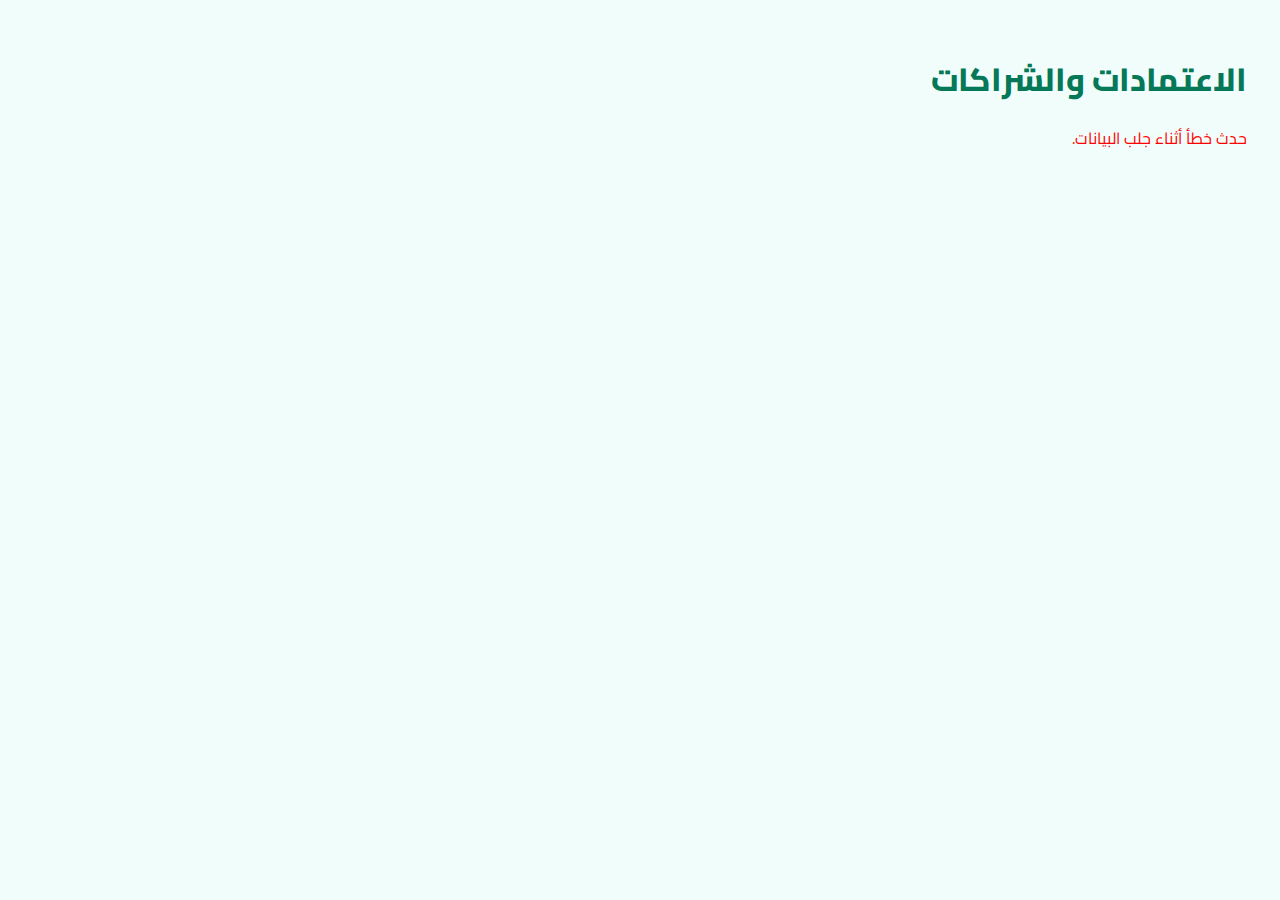
<file: credits-partnerships.html>
<!DOCTYPE html>
<html lang="ar" dir="rtl">
<head>
<meta charset="UTF-8">
<meta name="viewport" content="width=device-width, initial-scale=1.0">
<title>الاعتمادات والشراكات </title>
<link href="https://fonts.googleapis.com/css2?family=Cairo:wght@400;700;800&display=swap" rel="stylesheet">
<style>
/* ======================= ألوان وخطوط ======================= */
:root {
  --bg-light: #f0fdfa;
  --primary-dark: #047857;
  --accent-color: #14b8a6;
  --text-color: #374151;
}
body {
  font-family:'Cairo', sans-serif;
  padding:25px;
  background:var(--bg-light);
  color:var(--text-color);
  line-height:1.6;
}
h1 { color:var(--primary-dark); font-weight:800; margin-bottom:20px; }
h2 { border-bottom:2px solid #a7f3d0; padding-bottom:5px; margin-bottom:25px; color:var(--primary-dark); font-weight:700; }

/* ======================= تحريك عند التحميل (Fade-in on Scroll) ======================= */
.section {
  margin-bottom:40px;
  opacity:0;
  transform:translateY(20px);
  transition:opacity 0.6s, transform 0.6s;
}
.section.visible { opacity:1; transform:translateY(0); }

/* ======================= تصميم السلايدر ======================= */
.slider-container {
  position:relative;
  overflow:hidden;
  background:#fff;
  padding:20px 0;
  border-radius:12px;
  box-shadow:0 6px 15px rgba(0,0,0,0.1);
  display:flex;
  align-items:center;
  justify-content:center;
  min-height:250px; /* ارتفاع مبدئي مناسب */
}

/* الشرائح */
.slide {
  position:absolute; /* الشرائح فوق بعضها */
  top:0; left:0;
  width:100%;
  padding:20px;
  text-align:center;
  opacity:0;
  transition:opacity 0.6s ease;
  z-index:1;
  display:flex; flex-direction:column; align-items:center; justify-content:center;
}
.slide.active { opacity:1; z-index:2; }

/* محتوى الشريحة */
.slide img {
  max-height:100px;
  display:block;
  margin:15px auto;
  object-fit:contain;
  filter:drop-shadow(0 2px 5px rgba(0,0,0,0.1));
}
.slide strong {
  display:block;
  font-size:1.15em;
  color:var(--primary-dark);
  margin-bottom:5px;
  font-weight:700;
}
.link-btn {
  display:inline-block;
  background:var(--primary-dark);
  color:#fff;
  padding:8px 20px;
  border-radius:6px;
  text-decoration:none;
  font-weight:700;
  margin-top:15px;
  margin-bottom:15px; /* تم التعديل: زيادة الهامش السفلي للزر ليترك مسافة قبل النقاط */
  transition:0.3s;
}
.link-btn:hover { background:var(--accent-color); transform:translateY(-2px); }

/* ======================= أزرار Prev/Next ======================= */

.buttons {
  position:absolute;
  top:50%;
  width:100%;
  display:flex;
  justify-content:space-between;
  transform:translateY(-50%);
  pointer-events:none; /* السماح بالضغط فقط على الأزرار نفسها */
  /* تم التعديل: لضمان أن حاوية الأزرار فوق الشرائح المطلقة */
  z-index: 15; 
}
.btn {
  pointer-events:auto; /* تفعيل الضغط */
  background:rgba(255,255,255,0.8);
  color:var(--primary-dark);
  border:none;
  padding:10px 16px;
  border-radius:50%;
  cursor:pointer;
  font-size:2rem;
  z-index:10; /* قيمة Z-index هنا لم تعد مهمة مثل قيمة z-index للحاوية buttons */
  transition:0.3s;
  margin:0 5px;
} /* <<< تم التصحيح: إضافة قوس الإغلاق المفقود هنا */
.btn:hover { background:var(--accent-color); color:#fff; }

/* ======================= مؤشرات الشرائح (Dots) ======================= */
.dots-container-wrapper { /* تم التعديل: حاوية جديدة لـ dots-viewport لوضعها في مكان مناسب داخل الـ slide */
  width: 100%;
  /* تم التعديل: محاذاة الدوائر (النقاط) للوسط */
  display: flex;
  justify-content: center; 
}
.dots-viewport {
  max-width:300px;
  overflow:hidden;
  margin:0 auto; /* تم التعديل: إزالة الهامش العلوي والسفلي الزائد */
}
.dots-container {
  display:flex;
  justify-content:center;
  transition:transform 0.3s ease;
}
.dot {
  height:12px; width:12px;
  margin:0 6px;
  background:#d1fae5;
  border:2px solid var(--primary-dark);
  border-radius:50%;
  cursor:pointer;
  transition:0.3s;
}
.dot.active { background:var(--primary-dark); transform:scale(1.1); }

/* ======================= دعم الموبايل ======================= */
@media (max-width:600px) {
  body { padding:15px; }
  .dots-viewport { max-width:200px; }
}
</style>
</head>
<body>

<h1>الاعتمادات والشراكات</h1>
<div id="content">جاري تحميل البيانات...</div>

<script>
/* ===================================== رابط جلب البيانات من Google Sheet ===================================== */
const WEB_APP_URL = "https://script.google.com/macros/s/AKfycbydb3HoWyuTJbYjJGbPjr_YsQqB9mPMBM-Em8WkPVSHuIq0oDcoZFwYeAgi68qPAS4d/exec";

/* تخزين مؤشرات التوقيت لكل سلايدر */
let timers = {};
const MAX_DOTS = 5; // تم التعديل: عدد النقاط الأقصى المطلوب عرضه

/* ===================================== تحميل البيانات وعرض السلايدر ===================================== */
async function loadData() {
  const contentDiv = document.getElementById('content');
  try {
    const resp = await fetch(WEB_APP_URL);
    const data = await resp.json();

    let html = '';
    for(const section in data){
      html += `<div class="section" data-section="${section}"><h2>${section}</h2>`;
      if(data[section].length===0){ 
        html += `<p>لا توجد بيانات بعد.</p>`; 
      } else {
        html += `<div class="slider-container" id="slider-${section}">`;
        data[section].forEach((item,index)=>{
          html += `<div class="slide${index===0?' active':''}" data-index="${index}">
            ${item.ImageURL?`<img src="${item.ImageURL}" alt="${item.Title||''}">`:''}
            <strong>${item.Title||''}</strong>
            <p>${item.Description||''}</p>
            ${item.LinkURL?`<a href="${item.LinkURL}" target="_blank" class="link-btn">زيارة الرابط</a>`:''}
            
            <div class="dots-container-wrapper"><div class="dots-viewport"><div class="dots-container"></div></div></div>
            
          </div>`;
        });
        // أزرار Prev/Next
        html += `<div class="buttons">
                  <button class="btn prev">‹</button>
                  <button class="btn next">›</button>
                 </div>`;
        // تم حذف مؤشرات الشرائح من هنا بعد نقلها داخل الشريحة
        html += `</div>`; // نهاية السلايدر
      }
      html += `</div>`; // نهاية القسم
    }

    contentDiv.innerHTML = html;

    /* تفعيل السلايدر */
    initSliders();

    /* تفعيل الحركة عند التمرير */
    initScrollAnimation();
  } catch(err){
    contentDiv.innerHTML = `<p style="color:red;">حدث خطأ أثناء جلب البيانات.</p>`;
    console.error(err);
  }
}

/* ===================================== تهيئة السلايدر ===================================== */
function initSliders(){
  document.querySelectorAll('.slider-container').forEach((container, sectionIndex)=>{
    const slides = container.querySelectorAll('.slide');
    const slideCount = slides.length;
    
    // تم التعديل: نحتاج لحاوية النقاط داخل كل شريحة الآن، بدلاً من حاوية السلايدر
    const dotsContainers = container.querySelectorAll('.dots-container');
    let index = 0;

    /* إنشاء نقاط المؤشرات */
    // تم التعديل: سيتم إنشاء النقاط داخل كل حاوية شرائح
    dotsContainers.forEach(dotsContainer=>{
        // تم التعديل: تحديد عدد النقاط بـ MAX_DOTS فقط
        const dotsToShow = Math.min(slideCount, MAX_DOTS); 
        
        // إفراغ الحاوية قبل البناء (تحسباً لأي تكرار)
        dotsContainer.innerHTML = ''; 
        
        // بناء النقاط
        for(let i=0; i<dotsToShow; i++){
            const dot = document.createElement('span');
            dot.classList.add('dot');
            if(i===0) dot.classList.add('active');
            
            // نحتاج إلى تخزين الـ index الفعلي المرتبط بالنقطة
            dot.dataset.slideIndex = i; 
            
            dot.addEventListener('click', ()=>{
                // تم التعديل: النقر على النقطة ينتقل إلى الشريحة المرتبطة بها
                goToSlide(i); 
                stopAutoSlide(); startAutoSlide();
            });
            dotsContainer.appendChild(dot);
        }
    });

    /* دالة تحديث الشريحة */
    const updateSlide = (newIndex)=>{
      slides.forEach((s,i)=> s.classList.toggle('active', i===newIndex));
      
      // تم التعديل: تحديث النقاط النشطة (يجب تحديث النقاط في جميع الشرائح المرئية)
      dotsContainers.forEach(dotsContainer=>{
        // نحدد النقطة التي ستبقى نشطة بناءً على الحد الأقصى للنقاط (MAX_DOTS)
        const activeDotIndex = newIndex % MAX_DOTS; 
        
        Array.from(dotsContainer.children).forEach((d,i)=> {
            d.classList.toggle('active', i === activeDotIndex); 
        });
        
        // نقل النقاط لضمان أن النقطة النشطة مرئية في نطاق الـ viewport
        const offset = Math.max(0, activeDotIndex - 2); // 2 لجعل النقطة النشطة تقريباً في الوسط
        dotsContainer.style.transform = `translateX(-${offset * 24}px)`; // 24 = (12px width + 12px margin)
      });
      
      index = newIndex;
    };

    /* الانتقال إلى شريحة محددة */
    const goToSlide = (newIndex)=>{ updateSlide((newIndex+slideCount)%slideCount); };

    /* الشريحة التالية والسابقة */
    const nextSlide = ()=> goToSlide(index+1);
    const prevSlide = ()=> goToSlide(index-1);

    /* تم التعديل: إصلاح ربط الأزرار لتشمل جميع السلايدرات. */
    container.querySelector('.next').addEventListener('click', nextSlide);
    container.querySelector('.prev').addEventListener('click', prevSlide);

    /* التحكم في التغيير التلقائي */
    const startAutoSlide = ()=>{ timers[sectionIndex]=setInterval(nextSlide,5000); };
    const stopAutoSlide = ()=>{ clearInterval(timers[sectionIndex]); };
    container.addEventListener('mouseenter', stopAutoSlide);
    container.addEventListener('mouseleave', startAutoSlide);
    startAutoSlide();

    /* دعم السحب باللمس */
    let startX=0, isDragging=false;
    container.addEventListener('touchstart', e=>{ startX=e.touches[0].clientX; isDragging=true; stopAutoSlide(); });
    container.addEventListener('touchmove', e=>{ if(!isDragging) return; });
    container.addEventListener('touchend', e=>{
      if(!isDragging) return;
      const diff = e.changedTouches[0].clientX - startX;
      if(diff > 50) prevSlide();
      else if(diff < -50) nextSlide();
      startAutoSlide();
      isDragging=false;
    });
  });
}



/* ===================================== تأثير Fade-in عند التمرير ===================================== */
function initScrollAnimation(){
  const observer = new IntersectionObserver((entries,observer)=>{
    entries.forEach(entry=>{
      if(entry.isIntersecting){
        entry.target.classList.add('visible');
        observer.unobserve(entry.target);
      }
    });
  }, { threshold:0.1 });
  document.querySelectorAll('.section').forEach(s=>observer.observe(s));
}

/* ===================================== بدء التحميل ===================================== */
loadData();
</script>
</body>
</html>
</file>
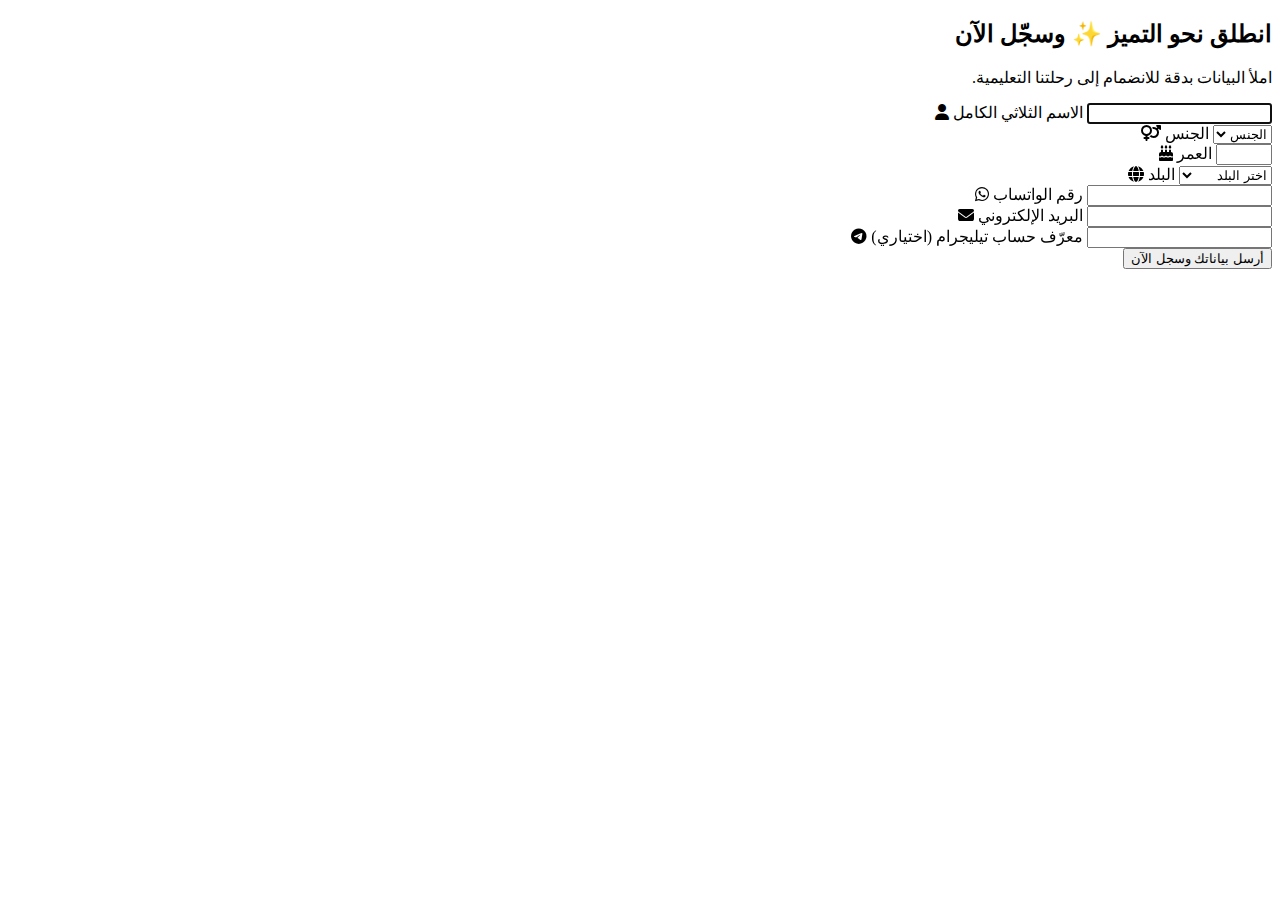
<file: form.html>
<!DOCTYPE html>
<html lang="ar" dir="rtl">
<head>
    <meta charset="UTF-8">
    <meta name="viewport" content="width=device-width, initial-scale=1.0">
    <title>نموذج التسجيل</title>
    <meta property="og:title" content="مؤسسة كن أنت" />
<meta property="og:description" content="انضم الآن وابدأ رحلتك نحو القمة. استثمر في نفسك، واصنع مستقبلك بالمعرفة." />
<meta property="og:image" content="https://skliliia.netlify.app/images/photo.jpg" />
<meta property="og:url" content="https://sklilia.netlify.app/index" />
<meta property="og:type" content="website" />
<meta property="og:locale" content="ar_AR" />

<meta name="twitter:card" content="summary_large_image">
<meta name="twitter:title" content="مؤسسة كن أنت">
<meta name="twitter:description" content="انضم الآن وابدأ رحلتك نحو القمة. استثمر في نفسك، واصنع مستقبلك بالمعرفة.">
<meta name="twitter:image" content="https://skliliia.netlify.app/images/photo.jpg">

    <link href="https://fonts.googleapis.com/css2?family=Tajawal:wght@300;400;500;700;800;900&display=swap" rel="stylesheet">
    <link rel="stylesheet" href="https://cdnjs.cloudflare.com/ajax/libs/font-awesome/6.4.0/css/all.min.css">
    <link rel="stylesheet" href="css/from.css">
</head>
<body>

<div class="form-container">
    <div class="form-header">
        <h2 id="form-main-title">انطلق نحو التميز <span class="sparkle">✨</span> وسجّل الآن</h2>
        <p>املأ البيانات بدقة للانضمام إلى رحلتنا التعليمية.</p>
    </div>

    <div class="progress-bar-container">
        <div class="progress-bar" id="progress-bar"></div>
    </div>

    <form id="form" method="post">
        <div class="input-group">
            <div class="input-with-icon">
                <input type="text" name="name" id="name" placeholder=" " required autofocus autocapitalize="words">
                <label class="floating-label" for="name">الاسم الثلاثي الكامل</label>
                <i class="icon fas fa-user"></i>
            </div>
            <div class="error-message" id="name-error">الرجاء إدخال الاسم الثلاثي الكامل.</div>
        </div>

        <div class="input-group">
            <div class="input-with-icon">
                <select name="gender" id="gender" required>
                    <option value="" disabled selected>الجنس</option>
                    <option value="ذكر">ذكر</option>
                    <option value="أنثى">أنثى</option>
                </select>
                <label class="floating-label" for="gender">الجنس</label>
                <i class="icon fas fa-venus-mars"></i>
            </div>
            <div class="error-message" id="gender-error">الرجاء اختيار الجنس.</div>
        </div>

        <div class="input-group">
            <div class="input-with-icon">
                <input type="number" name="age" id="age" placeholder=" " inputmode="numeric" required min="1" max="99">
                <label class="floating-label" for="age">العمر</label>
                <i class="icon fas fa-birthday-cake"></i>
            </div>
            <div class="error-message" id="age-error"></div>
        </div>

        <div class="input-group">
            <div class="input-with-icon">
                <select name="country" id="country" required>
                    <option value="" disabled selected>اختر البلد</option>
                </select>
                <label class="floating-label" for="country">البلد</label>
                <i class="icon fas fa-globe"></i>
            </div>
            <div class="error-message" id="country-error">الرجاء اختيار اسم البلد.</div>
        </div>

        <div class="input-group">
            <div class="input-with-icon">
                <input type="tel" name="phone" id="phone" placeholder=" " pattern="^\+\d{8,15}$" inputmode="tel" required>
                <label class="floating-label" for="phone">رقم الواتساب</label>
                <i class="icon fab fa-whatsapp"></i>
            </div>
            <div class="error-message" id="phone-error">الرجاء إدخال رقم هاتف صحيح (مثال: +966...).</div>
        </div>

        <div class="input-group">
            <div class="input-with-icon">
                <input type="email" name="email" id="email" placeholder=" " required autocapitalize="none">
                <label class="floating-label" for="email">البريد الإلكتروني</label>
                <i class="icon fas fa-envelope"></i>
            </div>
            <div class="error-message" id="email-error">الرجاء إدخال بريد إلكتروني صحيح.</div>
        </div>

        <div class="input-group">
            <div class="input-with-icon">
                <input type="text" name="telegram" id="telegram" placeholder=" " autocapitalize="none">
                <label class="floating-label" for="telegram">معرّف حساب تيليجرام (اختياري)</label>
                <i class="icon fab fa-telegram-plane"></i>
            </div>
        </div>

        <input type="hidden" name="CourseName" id="course-name-input">
        <input type="hidden" name="registrationDate" id="registration-date-input">

        <button type="submit" id="submit-btn">
            <span class="btn-text">أرسل بياناتك وسجل الآن</span>
            <div class="loader"></div>
        </button>
    </form>

    <div id="form-message" style="display:none;"></div>
</div>

<script src="js/countries.js"></script>
<script src="js/from-script.js"></script>

</body>
</html>
</file>
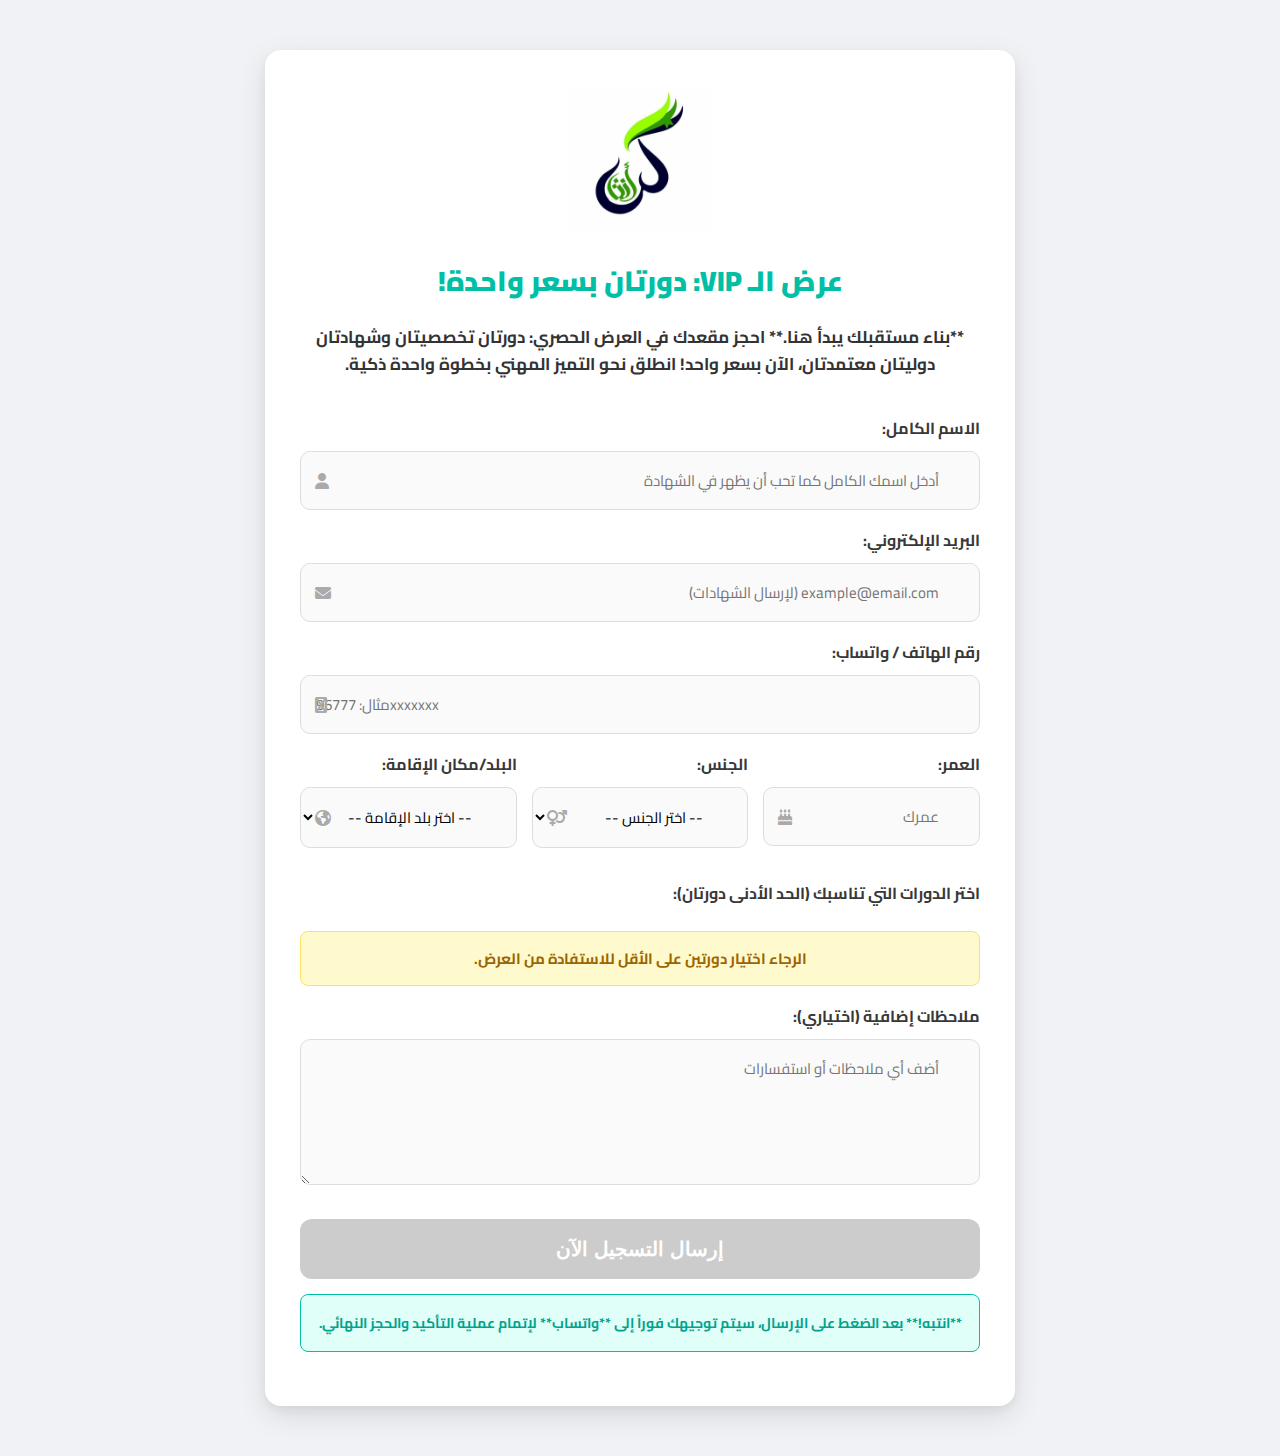
<file: Offer.html>
<!DOCTYPE html>
<html lang="ar" dir="rtl">
<head>
  <meta charset="UTF-8">
  <meta name="viewport" content="width=device-width, initial-scale=1.0">
  <title>تسجيل عرض الـ VIP: دورتان بسعر واحدة</title>
  <meta property="og:title" content="مؤسسة كن أنت" />
<meta property="og:description" content="اغتنم العروض الآن وابدأ رحلتك نحو القمة. استثمر في نفسك، واصنع مستقبلك بالمعرفة." />
<meta property="og:image" content="https://skliliia.netlify.app/images/photo.jpg" />
<meta property="og:url" content="https://sklilia.netlify.app/index" />
<meta property="og:type" content="website" />
<meta property="og:locale" content="ar_AR" />

<meta name="twitter:card" content="summary_large_image">
<meta name="twitter:title" content="مؤسسة كن أنت">
<meta name="twitter:description" content="اغتنم العروض الآن وابدأ رحلتك نحو القمة. استثمر في نفسك، واصنع مستقبلك بالمعرفة.">
<meta name="twitter:image" content="https://skliliia.netlify.app/images/photo.jpg">

  <link href="https://fonts.googleapis.com/css2?family=Cairo:wght@300;400;600;700;900&display=swap" rel="stylesheet">
  <link rel="stylesheet" href="https://cdnjs.cloudflare.com/ajax/libs/font-awesome/6.4.0/css/all.min.css">
  
  <link rel="stylesheet" href="css/Offer.css">
</head>
<body>
  <div class="container">
    <img src="images/photo.jpg" alt="شعار مؤسسة كن أنت" class="logo">
    <h1>عرض الـ VIP: دورتان بسعر واحدة!</h1>
    
    <p class="description">**بناء مستقبلك يبدأ هنا.** احجز مقعدك في العرض الحصري: دورتان تخصصيتان وشهادتان دوليتان معتمدتان، الآن بسعر واحد! انطلق نحو التميز المهني بخطوة واحدة ذكية.</p>

    <form id="registrationForm" novalidate> 
      
      <label for="fullname">الاسم الكامل:</label>
      <div class="input-group">
        <input type="text" id="fullname" name="الاسم الكامل" placeholder="أدخل اسمك الكامل كما تحب أن يظهر في الشهادة" required aria-required="true">
        <i class="fa-solid fa-user input-icon"></i>
      </div>
      <p class="error-message" id="fullnameError" role="alert" aria-live="polite"></p>

      <label for="email">البريد الإلكتروني:</label>
      <div class="input-group">
        <input type="email" id="email" name="البريد الإلكتروني" placeholder="example@email.com (لإرسال الشهادات)" required aria-required="true">
        <i class="fa-solid fa-envelope input-icon"></i>
      </div>
      <p class="error-message" id="emailError" role="alert" aria-live="polite"></p>

      <label for="phone">رقم الهاتف / واتساب:</label>
      <div class="input-group">
        <input type="tel" id="phone" name="رقم الهاتف" placeholder="مثال: 96777xxxxxxx" required aria-required="true">
        <i class="fa-solid fa-whatsapp input-icon"></i>
      </div>
      <p class="error-message" id="phoneError" role="alert" aria-live="polite"></p>


      <div class="flex-group">
        
        <div>
          <label for="age">العمر:</label>
          <div class="input-group">
            <input type="number" id="age" name="العمر" placeholder="عمرك" min="18" max="99" required aria-required="true">
            <i class="fa-solid fa-cake-candles input-icon"></i>
          </div>
          <p class="error-message" id="ageError" role="alert" aria-live="polite"></p>
        </div>

        <div>
          <label for="gender">الجنس:</label>
          <div class="input-group">
            <select id="gender" name="الجنس" required aria-required="true">
              <option value="" disabled selected>-- اختر الجنس --</option>
              <option value="ذكر">ذكر</option>
              <option value="أنثى">أنثى</option>
            </select>
            <i class="fa-solid fa-venus-mars input-icon"></i>
          </div>
          <p class="error-message" id="genderError" role="alert" aria-live="polite"></p>
        </div>
        
        
        
        <div>
          <label for="country">البلد/مكان الإقامة:</label>
          <div class="input-group">
            <select id="country" name="البلد" required aria-required="true">
              <option value="" disabled selected>-- اختر بلد الإقامة --</option>
            </select>
            <i class="fa-solid fa-earth-americas input-icon"></i>
          </div>
          <p class="error-message" id="countryError" role="alert" aria-live="polite"></p>
        </div>

      </div>

      <label for="courses-list" class="courses-main-label">اختر الدورات التي تناسبك (الحد الأدنى دورتان):</label>
      
      <div class="courses-selection-grid" id="coursesList">
        </div>

      <div class="selection-status" id="selectionStatus" role="status" aria-live="polite">الرجاء اختيار دورتين على الأقل للاستفادة من العرض.</div>
      <p class="error-message" id="coursesError" role="alert" aria-live="polite"></p>

      
      <label for="notes">ملاحظات إضافية (اختياري):</label>
      <textarea id="notes" name="ملاحظات إضافية" rows="4" placeholder="أضف أي ملاحظات أو استفسارات"></textarea>

      <button type="submit" id="submitButton" disabled>إرسال التسجيل الآن</button>
      
      <p class="whatsapp-prompt"> **انتبه!** بعد الضغط على الإرسال، سيتم توجيهك فوراً إلى **واتساب** لإتمام عملية التأكيد والحجز النهائي.</p>
    </form>
    
    <div id="submissionMessage" class="status-success" style="display: none;"></div>
    
    <div id="loadingIndicator" class="loading-indicator" style="display: none;">
      <i class="fa-solid fa-circle-notch fa-spin"></i>
    </div>
  </div>

<script src="url.js"></script> 
<script src="js/countries.js"></script>
<script src="js/Offer.js"></script>

</body>
</html>
</file>
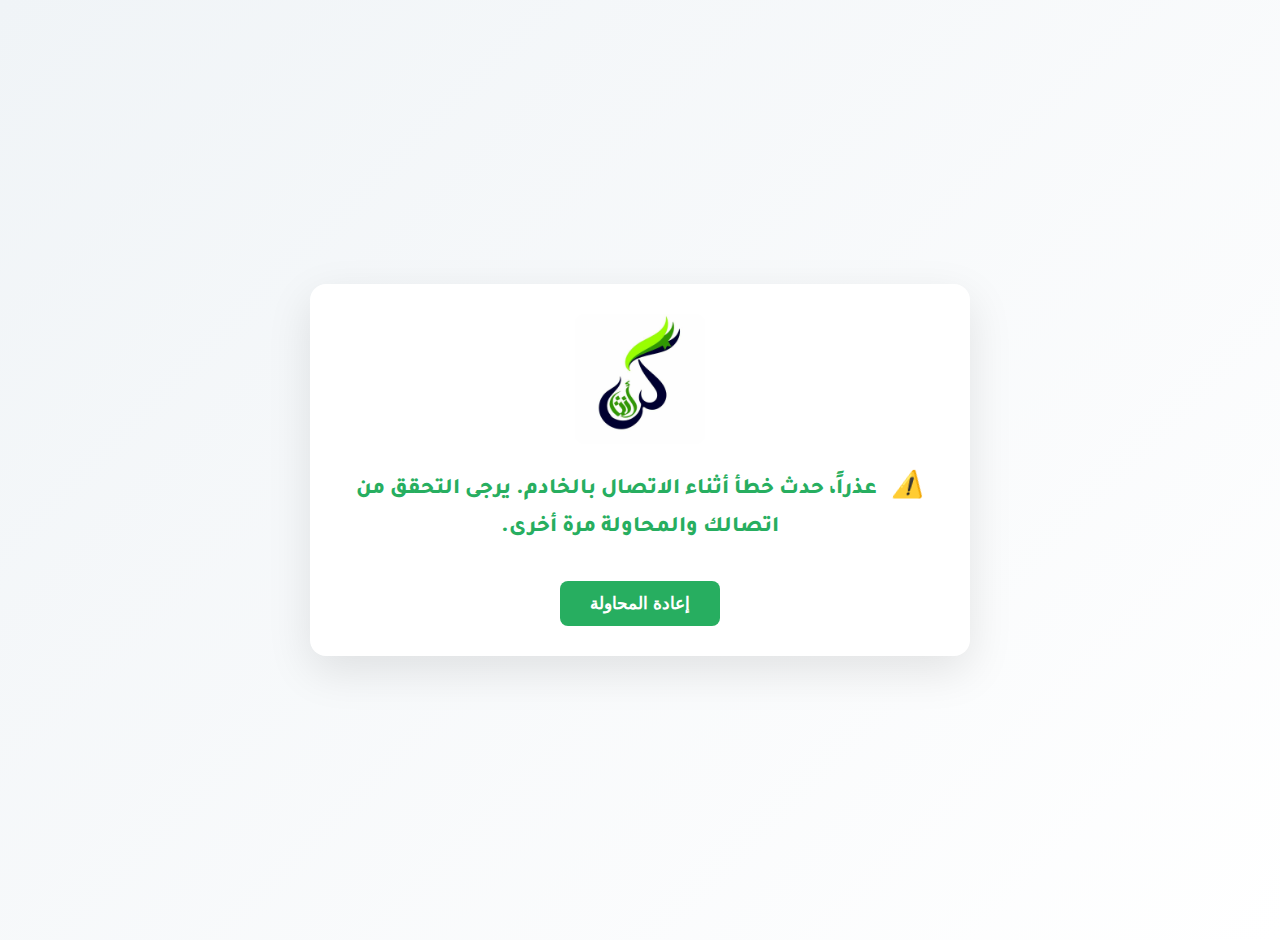
<file: view.html>
<script>
  // رابط Apps Script (تم نقله هنا حسب طلبك)
  const APP_SCRIPT_URL = "https://script.google.com/macros/s/AKfycbyxGeQ1UMreakJe3X6GzBwzBzpHzHmEqTllv__US14CoUIf2damdO7hQEyo6pvFS88v7A/exec";
</script>

<!DOCTYPE html>
<html lang="ar" dir="rtl">
<head>
  <meta charset="UTF-8">
  <meta name="viewport" content="width=device-width, initial-scale=1.0">
  <title>✨ تحقق من عروضك الخاصة الآن</title>
  <meta property="og:title" content="مؤسسة كن أنت" />
<meta property="og:description" content="نصنع قادة الغد من خلال المعرفة. استثمر في نفسك، واستثمر في مستقبلك." />
<meta property="og:image" content="https://skliliia.netlify.app/images/photo.jpg" />
<meta property="og:url" content="https://sklilia.netlify.app/index" />
<meta property="og:type" content="website" />
<meta property="og:locale" content="ar_AR" />

<meta name="twitter:card" content="summary_large_image">
<meta name="twitter:title" content="مؤسسة كن أنت">
<meta name="twitter:description" content="نصنع قادة الغد من خلال المعرفة. استثمر في نفسك، واستثمر في مستقبلك.">
<meta name="twitter:image" content="https://skliliia.netlify.app/images/photo.jpg">

  <link href="https://fonts.googleapis.com/css2?family=Tajawal:wght@300;400;500;700;800;900&display=swap" rel="stylesheet">
  <style>
    :root {
      /* اللون الأساسي (أزرق حيوي) */
      --primary-color: #2980b9; 
      --success-color: #2ecc71;
      --error-color: #e74c3c;
      --warning-color: #27ae60; 
      /* خلفية أفتح وأكثر نعومة */
      --background-gradient: linear-gradient(135deg, #f0f4f7, #ffffff); 
      --text-color: #34495e; 
    }
    body {
      font-family: 'Tajawal', sans-serif;
      display: flex;
      align-items: center;
      justify-content: center;
      min-height: 100vh;
      margin: 0;
      background: var(--background-gradient);
      text-align: center;
      padding: 20px;
      /* تحسين قراءة النص العام */
      line-height: 1.6; 
    }
    .container {
      background: #fff;
      padding: 30px;
      border-radius: 16px; /* زيادة نعومة الحواف */
      /* ظل ناعم وعميق (Modern Soft Shadow) */
      box-shadow: 0 15px 45px rgba(0, 0, 0, 0.1); 
      max-width: 90%;
      width: 600px; 
    }
    .logo-img {
        max-width: 130px; /* تكبير الشعار قليلاً */
        height: auto;
        margin-bottom: 25px; /* زيادة المسافة بعد الشعار */
        display: block;
        margin-left: auto;
        margin-right: auto;
        border-radius: 10px; 
    }
    .loader {
      border: 6px solid #f3f3f3;
      border-top: 6px solid var(--primary-color); 
      border-radius: 50%;
      width: 60px;
      height: 60px;
      animation: spin 1s linear infinite;
      margin: 0 auto 20px auto;
      display: block;
    }
    @keyframes spin {
      0% { transform: rotate(0deg);}
      100% { transform: rotate(360deg);}
    }
    .message {
      font-size: 22px; 
      margin-bottom: 20px;
      color: var(--text-color);
      font-weight: 800; 
      display: block; 
      text-align: center;
    }
    .message i {
      margin-left: 10px;
      font-size: 26px; 
    }
    
    .countdown-message-layout {
      display: flex;
      flex-direction: column; 
      align-items: center;
      justify-content: center;
      font-size: 20px; /* حجم خط ممتاز */
      font-weight: 700;
      line-height: 1.8; /* زيادة تباعد الأسطر لراحة العين */
    }

    .countdown-message-layout .main-text {
      margin: 5px 0;
    }

    .countdown-message-layout i {
      font-size: 32px; /* تكبير أيقونة النجاح */
      margin-bottom: 8px;
      margin-left: 0; 
    }
    
    .progress-bar-container {
      width: 100%;
      height: 12px;
      background: #ddd;
      border-radius: 6px;
      margin-bottom: 20px;
      overflow: hidden;
      display: none;
      box-shadow: inset 0 1px 3px rgba(0, 0, 0, 0.1);
    }
    .progress-bar {
      width: 0%;
      height: 100%;
      background: var(--success-color);
      border-radius: 6px;
      transition: width 0.1s linear;
    }
    #retryBtn {
      display: none;
      padding: 12px 30px; /* تكبير الزر قليلاً */
      background: var(--warning-color); 
      color: #fff;
      border: none;
      border-radius: 8px; /* حواف أنعم */
      cursor: pointer;
      font-size: 17px; 
      margin-top: 15px;
      transition: background 0.3s, transform 0.2s, box-shadow 0.3s;
      font-weight: 700;
    }
    #retryBtn:hover {
      background: #2ecc71; 
      transform: translateY(-2px);
      box-shadow: 0 4px 10px rgba(0, 0, 0, 0.15); /* إضافة ظل عند التحويم */
    }
    .offers-list {
      display: flex;
      flex-direction: column;
      gap: 18px; /* زيادة الفراغ بين البطاقات */
      width: 100%;
    }
    .offer-card {
      padding: 20px; /* زيادة التباعد الداخلي */
      background: var(--primary-color);
      color: #fff;
      border-radius: 12px; /* حواف أنعم */
      cursor: pointer;
      font-size: 20px; 
      font-weight: 700;
      text-align: right;
      transition: transform 0.2s, box-shadow 0.3s, background 0.2s;
      border-bottom: 5px solid #2471a3; /* تدرج أغمق */
      position: relative; 
      padding-right: 60px; 
      box-shadow: 0 2px 8px rgba(0, 0, 0, 0.1); /* ظل البطاقة */
    }
    .offer-card:before {
        content: '💎'; 
        position: absolute;
        left: 20px; /* تعديل موقع الأيقونة */
        font-size: 32px; /* تكبير أيقونة الماس */
        top: 50%;
        transform: translateY(-50%);
        opacity: 0.9;
    }
    .offer-card:hover {
      background: #2471a3;
      transform: translateY(-5px); /* تأثير حركة أقوى */
      box-shadow: 0 10px 20px rgba(0, 0, 0, 0.2); /* ظل أقوى عند التحويم */
    }
    .offer-description {
      font-size: 16px; /* زيادة حجم الوصف قليلاً */
      font-weight: 500; 
      margin-top: 10px; /* زيادة المسافة */
      opacity: 0.9;
    }
    .icon-sad:before { content: '🙁'; }
    .icon-warn:before { content: '⚠️'; }
    .icon-success:before { content: '✅'; }
    .icon-gift:before { content: '🎁'; }
    .icon-choose:before { content: '👆'; } 
    
    @media (max-width: 600px) {
        .container {
            padding: 20px; 
        }
        .countdown-message-layout {
            font-size: 18px; 
        }
        .message {
            font-size: 20px; 
        }
    }
  </style>
</head>
<body>

  <div class="container">
    <img src="images/photo.jpg" alt="Logo" class="logo-img">
    
    <div class="loader"></div>
    <div class="message">جارٍ التحقق من العروض<span id="dots">...</span></div>
    <div class="progress-bar-container">
      <div class="progress-bar"></div>
    </div>
    <div id="offersList" class="offers-list"></div>
    <button id="retryBtn">إعادة المحاولة</button>
  </div>

  <script>
    // **كود الجافاسكربت لم يتغير لضمان ثبات الوظائف**
    const loader = document.querySelector('.loader');
    const messageDiv = document.querySelector('.message');
    const progressBarContainer = document.querySelector('.progress-bar-container');
    const progressBar = document.querySelector('.progress-bar');
    const retryBtn = document.getElementById('retryBtn');
    const offersListDiv = document.getElementById('offersList');
    let dotsSpan = null; 

    let dotInterval = null;

    function startDotAnimation() {
      if (dotInterval) clearInterval(dotInterval);
      dotsSpan = document.getElementById('dots');
      let dotCount = 0;
      dotInterval = setInterval(() => {
        dotCount = (dotCount + 1) % 4;
        if(dotsSpan) dotsSpan.textContent = '.'.repeat(dotCount);
      }, 500);
    }

    function stopDotAnimation() {
        if (dotInterval) {
            clearInterval(dotInterval);
            dotInterval = null;
        }
    }

    async function checkOffer() {
      retryBtn.style.display = 'none';
      loader.style.display = 'block';
      progressBarContainer.style.display = 'none';
      messageDiv.style.color = 'var(--text-color)'; 
      messageDiv.innerHTML = 'جارٍ التحقق من العروض<span id="dots">...</span>';
      offersListDiv.innerHTML = '';
      startDotAnimation();

      try {
        const response = await fetch(APP_SCRIPT_URL);
        const offers = await response.json();

        let activeOffers = offers.filter(o => (o.activ || "").toUpperCase() === "Y")
          .map(o => ({
            title: o.title,
            link: `Offer.html?title=${encodeURIComponent(o.title)}`,
            description: o.description || ''
          }));

        loader.style.display = 'none';
        stopDotAnimation();


        if(activeOffers.length === 0){
          // محتوى تفاعلي جديد
          messageDiv.innerHTML = '<i class="icon-sad"></i> للأسف، **لا توجد عروض نشطة حالياً**. نعدك بالجديد قريباً، تفقدنا مرة أخرى!';
          messageDiv.style.color = 'var(--error-color)';
        } else if(activeOffers.length === 1){
          // ** تنفيذ الانتقال التلقائي **
          startCountdown(activeOffers[0].title, activeOffers[0].link);
        } else {
          // محتوى تفاعلي جديد
          messageDiv.innerHTML = '<i class="icon-choose"></i> **تهانينا!** توجد **عدة عروض حصرية** لك، اختر العرض الذي يناسبك الآن:';
          activeOffers.forEach(offer => {
            const card = document.createElement('div');
            card.className = 'offer-card';
            card.innerHTML = `
              <div>${offer.title}</div>
              ${offer.description ? `<div class="offer-description">${offer.description}</div>` : ''}
            `;
            card.onclick = () => window.location.href = offer.link;
            offersListDiv.appendChild(card);
          });
        }

      } catch(err) {
        console.error(err);
        loader.style.display = 'none';
        progressBarContainer.style.display = 'none';
        // محتوى تفاعلي جديد
        messageDiv.innerHTML = '<i class="icon-warn"></i> عذراً، حدث خطأ أثناء الاتصال بالخادم. يرجى التحقق من اتصالك والمحاولة مرة أخرى.'; 
        messageDiv.style.color = 'var(--warning-color)';
        retryBtn.style.display = 'inline-block';
        stopDotAnimation();
      }
    }

    // تم تعديل الدالة لتبدأ الانتقال التلقائي برسالة جديدة ومقسمة
    function startCountdown(offerTitle, offerLink){
      let seconds = 5;
      progressBarContainer.style.display = 'block';
      progressBar.style.width = '0%';
      
      // استخدام التنسيق الجديد المقسم لفك الازدحام
      messageDiv.innerHTML = `
        <div class="countdown-message-layout">
          <i class="icon-success"></i>
          <span class="main-text">تم التأكيد! عرض "**${offerTitle}**" هو فرصتك الذهبية.</span>
          <span class="main-text">**سيتم نقلك خلال <span id="countdownSec">${seconds}</span> ثواني** للاستفادة منه!</span>
        </div>
      `;
      messageDiv.style.color = 'var(--success-color)';

      const countdownSecSpan = document.getElementById('countdownSec');

      const interval = setInterval(() => {
        seconds--;
        progressBar.style.width = `${((5-seconds)/5)*100}%`;

        if(seconds > 0){
          countdownSecSpan.textContent = seconds;
        } else {
          clearInterval(interval);
          window.location.href = offerLink;
        }
      }, 1000);
    }

    retryBtn.onclick = checkOffer;
    checkOffer();
  </script>

</body>
</html>
</file>
<file: css/index.css>
/* index.css */
/* -------------------- إعدادات CSS العامة -------------------- */
    
/* --- بداية النمط المشترك 1: تعريف المتغيرات الجذرية (Root Variables) --- */
:root {
  --primary-color: #0d3b14; /* اللون الأساسي: أخضر داكن */
  --secondary-color: #e5a72d; /* اللون الثانوي: ذهبي/أصفر */
  --accent-color: #f7f3e9; /* لون الخلفية: بيج فاتح */
  --text-color: #f4f4f4; /* لون النصوص: أبيض */
  --white-color: #ffffff; /* لون أبيض إضافي */
  --border-radius-lg: 20px; /* حواف دائرية كبيرة */
}
/* --- نهاية النمط المشترك 1: تعريف المتغيرات الجذرية (Root Variables) --- */

/* --- بداية النمط المشترك 2: التنسيق الأساسي لـ Body و HTML --- */
body {
  margin: 0;
  font-family: 'Tajawal', sans-serif;
  background-color: var(--accent-color); 
  color: var(--primary-color);
  line-height: 1.7;
  overflow-x: hidden; 
}
/* --- نهاية النمط المشترك 2: التنسيق الأساسي لـ Body و HTML --- */

/* -------------------- تنسيق الهيدر والتنقل (مُحدّث) -------------------- */

/* --- بداية النمط المشترك 4: تنسيق الهيدر والـ Nav (شريط التنقل) --- */
/* ====== تنسيق الهيدر الأساسي ====== */
.main-header {
  background: var(--primary-color); /* اللون الأساسي الداكن */
  color: var(--text-color);
  display: flex;
  align-items: center;
  justify-content: space-between;
  padding: 15px 35px; 
  box-shadow: 0 4px 15px rgba(0, 0, 0, 0.2); 
  position: sticky;
  top: 0;
  z-index: 1000;
}

.main-header .logo {
  display: flex;
  align-items: center;
  gap: 12px;
}

.main-header .logo h1 {
  font-size: 1.6rem;
  margin: 0;
  font-weight: 700;
  letter-spacing: 0.5px;
}

.main-header .logo i {
  font-size: 1.8rem;
  color: var(--secondary-color); 
}

/* ====== روابط القائمة (Desktop) ====== */
.main-nav {
  display: flex;
  gap: 30px; 
  align-items: center;
}

.main-nav a {
  color: var(--text-color);
  text-decoration: none;
  font-weight: 500;
  transition: color 0.3s ease, background-color 0.3s ease;
  padding: 8px 15px; 
  border-radius: 5px;
  position: relative;
}

/* نمط الخط السفلي الذي يظهر عند التحويم */
.main-nav a::after {
  content: '';
  position: absolute;
  bottom: -5px;
  left: 50%;
  transform: translateX(-50%);
  width: 0%;
  height: 2px;
  background-color: var(--secondary-color);
  transition: width 0.3s ease;
}

.main-nav a:hover {
  color: var(--secondary-color); 
  background-color: transparent; 
  transform: none; 
}

.main-nav a:hover::after {
  width: 100%; 
}
.main-nav hr {
  display: none; 
}

/* ====== زر القائمة للجوال (Menu Toggle) ====== */
.menu-toggle {
  display: none;
  font-size: 1.8rem; /* أيقونة أكبر قليلاً */
  cursor: pointer;
  z-index: 1050; 
  color: var(--text-color); 
}




/* -------------------- نهاية تنسيق الهيدر والتنقل -------------------- */

/* -------------------- تنسيق قسم Hero (مُحدّث) -------------------- */
.hero {
  background: url('images/photo.jpg') no-repeat center/cover;
  color: #fff;
  text-align: center;
  padding: 130px 20px;
  position: relative;
}
.hero::after {
  content: "";
  position: absolute;
  top: 0; left: 0;
  width: 100%; height: 100%;
  background: rgba(0,0,0,0.7); /* طبقة شفافة أغمق */
}
.hero-text {
  position: relative;
  z-index: 2;
  background: rgba(13, 59, 20, 0.85); /* خلفية أقل شفافية */
  padding: 40px 50px;
  border-radius: var(--border-radius-lg); 
  color: var(--accent-color);
  border: 4px solid var(--secondary-color); 
  box-shadow: 0 0 40px rgba(0, 0, 0, 0.4); 
}
.hero-text h2 { 
  font-size: clamp(30px, 6vw, 42px);
  margin: 0 0 15px 0;
  font-weight: 800;
  text-shadow: 1px 1px 3px rgba(0, 0, 0, 0.5);
}
.hero-text p {
  font-size: clamp(18px, 4vw, 22px);
  margin: 0 0 30px 0;
  font-weight: 500;
}

/* --- بداية النمط المشترك 7: تنسيق الأزرار الرئيسية --- */
.hero-text a {
  background: linear-gradient(90deg, #e5a72d 0%, #f9c257 100%); 
  color: var(--primary-color);
  padding: 16px 35px; 
  border-radius: 50px; 
  text-decoration: none;
  font-weight: 700;
  font-size: 1.1rem;
  border: none;
  box-shadow: 0 5px 15px rgba(229, 167, 45, 0.4); 
  transition: transform 0.3s ease, box-shadow 0.3s ease;
}
.hero-text a:hover { 
    transform: translateY(-3px);
    box-shadow: 0 8px 20px rgba(229, 167, 45, 0.6);
} 
/* --- نهاية النمط المشترك 7: تنسيق الأزرار الرئيسية --- */


/* -------------------- تنسيق الأقسام والمميزات (مُحدّث ليكون جذابًا) -------------------- */

/* --- بداية النمط المشترك 3: تنسيق الحاوية الرئيسية (Container) - تحديث جذري --- */
.section {
  width: 90%;
  max-width: 1200px; 
  margin: 40px auto; 
  padding: 40px 30px; 
  background: var(--white-color); 
  border-radius: var(--border-radius-lg); 
  /* ظل بثلاث طبقات لخلق عمق متدرج (Floating Effect) */
  box-shadow: 
    0 5px 15px rgba(13, 59, 20, 0.1), 
    0 15px 35px rgba(13, 59, 20, 0.08), 
    0 0 0 1px rgba(0, 0, 0, 0.05); 
  box-sizing: border-box;
  transition: transform 0.4s ease, box-shadow 0.4s ease;
}

.section:hover {
    transform: translateY(-2px); 
    box-shadow: 
        0 10px 20px rgba(13, 59, 20, 0.15),
        0 20px 45px rgba(13, 59, 20, 0.12);
}
/* --- نهاية النمط المشترك 3: تنسيق الحاوية الرئيسية (Container) --- */

/* التحكم في ارتفاع قسم الدورات */
#coursess.section {
  height: 350px; 
  overflow: hidden;
}

/* --- بداية النمط المشترك 5: تنسيق عناوين الأقسام (Section Titles) - تحديث جذري --- */
.section h2 {
  color: var(--primary-color);
  margin-bottom: 20px; 
  font-size: 34px; 
  font-weight: 800; 
  text-align: center;
  position: relative;
}

.section h2::after {
  content: '';
  display: block;
  width: 100px; 
  height: 5px; 
  /* خط متدرج من الأخضر الداكن إلى الذهبي */
  background: linear-gradient(90deg, var(--primary-color) 0%, var(--secondary-color) 100%); 
  margin: 10px auto 0;
  border-radius: 50px; 
}
/* --- نهاية النمط المشترك 5: تنسيق عناوين الأقسام (Section Titles) --- */



.features-section {
  display: flex;
  justify-content: center; /* مركز الحاوية أفقيًا */
  padding: 50px 20px; /* يمكنك تعديل المسافة العليا والسفلى */
  background: var(--section-bg-color, #f8f9fb); /* خلفية القسم */
}

.features-container {
  display: flex; /* عرض أفقي */
  gap: 30px; /* المسافة بين البطاقات */
  overflow-x: auto; /* التمرير أفقي */
  scroll-behavior: smooth; /* تمرير سلس */
  padding: 20px 0;
  max-width: 1200px; /* أقصى عرض للحاوية */
  width: 100%; /* عرض كامل الشاشة إن أحببت */
  justify-content: flex-start; /* البطاقات تبدأ من اليسار */
}

/* إخفاء شريط التمرير على معظم المتصفحات */
.features-container::-webkit-scrollbar {
  display: none;
}
.features-container {
  -ms-overflow-style: none;  /* IE و Edge */
  scrollbar-width: none;  /* Firefox */
}

/* بطاقة الميزة */
.feature-card {
  flex: 0 0 auto; /* لا تتقلص، لا تتوسع */
  background: var(--accent-color); 
  padding: 35px; 
  border-radius: 18px; 
  border: 1px solid rgba(0, 0, 0, 0.05); 
  box-shadow: 0 4px 15px rgba(0,0,0,0.08); 
  transition: transform 0.4s cubic-bezier(0.25, 0.8, 0.25, 1), box-shadow 0.4s ease;
  text-align: center; /* محاذاة كل شيء للوسط */
}

.feature-card:hover {
  transform: translateY(-8px); 
  box-shadow: 
    0 15px 30px rgba(13, 59, 20, 0.15),
    0 0 0 4px var(--secondary-color); 
}

/* الأيقونات */
.feature-card i {
  font-size: 55px; /* الحجم كما كان سابقًا */
  text-shadow: 1px 1px 2px rgba(0, 0, 0, 0.1); 
  color: var(--secondary-color);
  margin-bottom: 20px;
  display: block;
  margin-left: auto;
  margin-right: auto;
}

.feature-card h3 {
    color: var(--primary-color);
    margin-top: 0;
    font-size: 1.5rem;
    font-weight: 700;
}

.feature-card p {
    color: #444; 
    font-weight: 500;
}





/* -------------------- تنسيق قسم التواصل والفوتر -------------------- */
    


/* تنسيق قسم التواصل */
.contact { 
  text-align: center; 
  padding-top: 15px;
}
.contact a {
  display: inline-flex;
  align-items: center;
  margin: 12px; 
  padding: 16px 30px; 
  background: var(--primary-color);
  color: var(--text-color);
  text-decoration: none;
  border-radius: 50px; 
  font-weight: bold;
  font-size: 1.1rem;
  transition: background 0.3s ease, transform 0.3s ease;
  max-width: 100%;
  box-sizing: border-box;
}
.contact a:hover {
  background: var(--secondary-color);
  color: var(--primary-color);
  transform: translateY(-2px);
}
.contact a i {
  margin-left: 12px;
  font-size: 22px;
}
    
/* تنسيق الفوتر (نهاية الصفحة) */
footer {
  background: var(--primary-color);
  color: var(--text-color);
  text-align: center;
  padding: 25px;
  margin-top: 50px;
  font-size: 15px;
}
    
/* -------------------- تنسيقات الشاشات الصغيرة (الجوال) - مُحدّثة -------------------- */

@media (max-width: 768px) {
  /* تعديل الهيدر للجوال */
  .main-header { padding: 10px 15px; }
  .main-header .logo h1 { font-size: 1.4rem; }
  .menu-toggle { display: block; } /* إظهار زر القائمة في الجوال */
  




  /* ====== نمط القائمة الجانبية في الجوال ====== */
  .main-nav {
    position: fixed;
    top: 0;
    right: -100%; /* القائمة مخفية خارج الشاشة */
    width: 70%;
    height: 100%;
    background: var(--primary-color); 
    flex-direction: column;
    justify-content: flex-start;
    padding-top: 80px;
    gap: 25px;
    transition: right 0.4s ease;
    z-index: 999;
    display: flex; /* إظهار flexbox لنمط العمود */
  }

  .main-nav.open {
      right: 0; /* القائمة تظهر عند إضافة كلاس open بالـ JavaScript */
  }

  .main-nav a {
      color: var(--text-color);
      padding: 10px 30px;
      width: 100%;
      box-sizing: border-box;
      border-bottom: 1px solid rgba(255, 255, 255, 0.1);
      /* إزالة الخط السفلي في نمط الجوال */
      position: static;
      text-align: right; 
  }
  .main-nav a::after {
      display: none;
  }
  .main-nav a:hover {
    background-color: rgba(255, 255, 255, 0.1);
  }

  /* تطبيق الأنماط الجديدة على الأقسام الأخرى */
  .hero { padding: 100px 15px; }
  .hero-text { padding: 30px 30px; border-width: 3px; border-radius: 15px; }
  .hero-text a { padding: 12px 25px; font-size: 1rem; }
  
  .section {
    width: 95%;
    padding: 25px 15px;
    margin: 30px auto;
    border-radius: 15px;
  }
  .section h2 { font-size: 26px; }
  .section h2::after { width: 60px; height: 3px; }

  .features { grid-template-columns: 1fr; gap: 20px; }
  .feature-card { padding: 30px; }
  .contact a {
    width: 90%;
    margin: 10px auto;
    font-size: 1rem;
    padding: 14px 20px;
  }
  footer { padding: 20px; font-size: 13px; margin-top: 30px; }

  /* تنسيقات إضافية للجوال (مُحافظ عليها من التعديلات السابقة) */
  .mySwiper-gallery,
  .gallery-slide {
      height: 250px !important; 
  }
  .gallery-slide img {
      width: 150px;
      height: 150px;
  }
  .gallery-caption {
      font-size: 1.1em;
      padding: 3px;
  }
}
@media (max-width: 400px) {
  .hero { padding: 80px 10px; }
  .hero-text { padding: 25px 15px; }
  .section { padding: 20px 10px; }
}




/* -------------------- تنسيق شريط الأخبار المتحرك -------------------- */

/* تنسيق شريط الأخبار المتحرك */
.marquee {
  width: 100%;
  background: var(--primary-color); 
  color: var(--secondary-color);    
  overflow: hidden;
  white-space: nowrap;
  box-sizing: border-box;
  padding: 12px 0;
  font-weight: bold;
}
.marquee span {
  display: inline-block;
  padding-right: 100%; 
  animation: marquee 70s linear infinite;
}

/* تنسيق الحاوية الخارجية لشريط الأخبار */
.ticker-wrap {
  width: 100%;
  overflow: hidden;
  background: var(--primary-color);
  color: var(--text-color);
  padding: 10px 0;
  font-weight: bold;
}

.ticker {
  display: inline-block;
  white-space: nowrap;
  animation: marquee 30s linear infinite;
}

/* تحديد حركة التمرير */
@keyframes marquee {
  0% {
    transform: translateX(0%); /* يبدأ عند حافة اليسار */
  }
  100% {
    transform: translateX(100%); /* يتحرك للخارج جهة اليمين */
  }
}




/* -------------------- تنسيق Swiper (سلايدر الدورات) -------------------- */

.swiper {
  width: 100%;
  padding-bottom: 5px;
  box-sizing: border-box;
  height: 150px; 
}
.swiper-wrapper {
  padding-top: 0; 
  align-items: center;
}
.swiper-slide {
  text-align: center;
  background: var(--accent-color);
  height: 70px; 
  display: flex;
  align-items: center;
  justify-content: center;
  padding: 10px 25px; 
  border-radius: 12px;
  box-shadow: 0 2px 10px rgba(0,0,0,0.05);
  transition: transform 0.3s ease, box-shadow 0.3s ease;
}
.swiper-slide:hover {
  transform: translateY(-8px);
  box-shadow: 0 5px 15px rgba(0,0,0,0.1);
}
.swiper-slide .course-title {
  font-weight: bold;
  font-size: 18px;
  color: var(--primary-color);
}
.swiper-button-next, .swiper-button-prev {
  color: var(--primary-color) !important;
  background: var(--secondary-color);
  width: 40px;
  height: 40px;
  border-radius: 50%;
  transition: background-color 0.3s;
}
.swiper-button-next::after, .swiper-button-prev::after {
  font-size: 16px !important;
  font-weight: bold;
}
.swiper-button-next:hover, .swiper-button-prev:hover {
  background: #f9c257;
}
.swiper-pagination-bullet {
  background: var(--primary-color);
  width: 10px;
  height: 10px;
  opacity: 0.7;
}
.swiper-pagination-bullet-active {
  opacity: 1;
  background: var(--secondary-color);
}

/* -------------------- تنسيق سلايدر آراء الطلاب -------------------- */

.slider-container {
  position: relative;
  width: 100%;
  max-width: 600px;
  margin: 0 auto; 
  overflow: hidden;
  padding-bottom: 40px;
}
.testimonial {
  display: none;
  background: var(--accent-color);
  padding: 30px;
  border-radius: 12px;
  font-style: italic;
  text-align: center;
  box-shadow: 0 2px 10px rgba(0,0,0,0.1);
}
.testimonial.active {
  display: block; 
}
.testimonial::before {
  content: '\201C';
  font-size: 50px;
  color: var(--secondary-color);
  position: absolute;
  top: 10px;
  right: 20px;
}
.testimonial::after {
  content: '\201D';
  font-size: 50px;
  color: var(--secondary-color);
  position: absolute;
  bottom: -15px;
  left: 20px;
}
    
/* تنسيق نقاط التنقل (dots) */
.slider-dots {
  text-align: center;
  margin-top: 20px; 
  display: flex;
  flex-wrap: wrap;
  justify-content: center;
  align-items: center;
  position: relative;
  overflow: hidden;
  max-width: 220px;
  margin-left: auto;
  margin-right: auto;
}
.dot {
  display: inline-block;
  height: 10px;
  width: 10px;
  background-color: #bbb;
  border-radius: 50%;
  margin: 0 5px;
  cursor: pointer;
  transition: background-color 0.3s ease;
}
.dot.active {
  background-color: var(--primary-color);
}

/* -------------------- تنسيقات معرض الصور (Swiper Gallery) -------------------- */

/* 1. الحاوية الأب لـ Swiper Gallery - يجب أن يكون Overflow مخفياً */
.mySwiper-gallery {
    width: 100%; 
    /* 💥 التعديل الأول: تصغير ارتفاع الحاوية الأب 💥 */
    height: 300px !important; 
    overflow: hidden !important; 
    padding: 0; 
    margin-top: 20px;
}

/* 2. حاوية الشرائح (لضمان أنها ليست السبب في العرض الزائد) */
.mySwiper-gallery .swiper-wrapper {
    width: 100% !important; 
}

/* 3. الشريحة الرئيسية (Card) */
.gallery-slide {
    display: flex;
    flex-direction: column;
    align-items: center;
    justify-content: center;
    text-align: center;
    border-radius: 15px;
    width: 100% !important; 
    margin: 0 !important; 
    padding: 0 !important;
    
    /* 💥 التعديل الثاني: تصغير ارتفاع الشريحة الداخلية (يجب أن يطابق الأب) 💥 */
    height: 300px !important; 
    
    box-shadow: 0 4px 8px rgba(0, 0, 0, 0.1);
    background-color: var(--white-color);
    overflow: hidden; /* قص المحتوى الزائد داخل الشريحة فقط */
}

/* 4. الصورة داخل الشريحة */
.gallery-slide img {
    /* تصغير حجم الصورة أيضاً ليتناسب مع الارتفاع الجديد (مثلاً 200px) */
    width: 200px; 
    height: 200px;
    object-fit: contain; 
    transition: transform 0.3s;
    border-radius: 50%; 
    border: 5px solid var(--primary-color); 
    box-shadow: 0 0 15px rgba(0, 0, 0, 0.2);
    margin-bottom: 10px; /* تقليل المسافة أيضاً */
}

.gallery-slide:hover img {
    transform: scale(1.05); 
}

/* 5. النص (العنوان) */
.gallery-caption {
    width: 100%;
    background-color: transparent; 
    color: var(--secondary-color); 
    padding: 5px; /* تقليل البادينج */
    font-size: 1.2em; /* تصغير حجم الخط */
    font-weight: bold;
    text-shadow: none; 
    text-align: center;
}
.section-title {
    text-align: center; /* هذه هي الخاصية المطلوبة */
    margin-bottom: 20px; /* يمكنك إضافة أو تعديل الهوامش حسب تصميمك */
    /* ... أي خصائص أخرى للعناوين ... */
}

/* الكود الذي يجب إضافته إلى ملف index.css */
.myFeaturesSlider .swiper-slide {
    height: auto;
}
.myFeaturesSlider .features-container {
    align-items: stretch; /* لضمان تساوي ارتفاع البطاقات */
}


/* index.css */
/* ... (كود CSS السابق) ... */

/* -------------------- تنسيق قسم Hero -------------------- */
/* ... (كود Hero السابق) ... */

/* --- تنسيق الأزرار الرئيسية --- */
/* دمج الأزرار لتوحيد الأساس البصري */
.hero-cta, .cta-button {
  background: linear-gradient(90deg, #e5a72d 0%, #f9c257 100%); 
  color: var(--primary-color) !important;
  padding: 16px 35px; 
  border-radius: 50px; 
  text-decoration: none;
  font-weight: 700;
  font-size: 1.1rem;
  border: none;
  box-shadow: 0 5px 15px rgba(229, 167, 45, 0.4); 
  transition: transform 0.3s ease, box-shadow 0.3s ease;
  display: inline-block; 
}
.hero-cta:hover, .cta-button:hover { 
    transform: translateY(-3px);
    box-shadow: 0 10px 25px rgba(229, 167, 45, 0.8); /* زيادة قوة الظل عند التحويم */
} 

/* -------------------- تنسيق زر CTA أسفل الدورات (النمط الجديد والمخصص) -------------------- */
.courses-cta-wrap {
    text-align: center; /* لضمان توسيط الزر */
    margin-top: 30px; /* زيادة الهامش العلوي */
    padding-top: 10px;
    border-top: 1px dashed rgba(13, 59, 20, 0.1); /* فاصل خفيف */
}

.courses-cta-wrap .cta-button {
    font-size: 1.25rem; /* جعل الخط أكبر */
    padding: 18px 45px; /* زيادة مساحة الزر */
    box-shadow: 0 7px 20px rgba(229, 167, 45, 0.5); /* ظل أقوى افتراضياً */
}

/* -------------------- تنسيقات الجوال (768px) -------------------- */
@media (max-width: 768px) {
    /* ... (كود الميديا كويري السابق) ... */

    .courses-cta-wrap .cta-button {
        font-size: 1.1rem; 
        padding: 14px 30px; 
    }
}
/* ... (بقية كود CSS) ... */




.hero-cta, .cta-button {
  /* تم تغيير الخلفية إلى اللون الأساسي الأخضر الداكن */
  background: var(--primary-color); 
  /* تم تغيير لون النص إلى الأبيض */
  color: var(--text-color) !important; 
  
  padding: 16px 35px; 
  border-radius: 50px; 
  text-decoration: none;
  font-weight: 700;
  font-size: 1.1rem;
  border: none;
  
  /* تم تعديل ظل الزر ليتناسب مع اللون الأخضر الداكن */
  box-shadow: 0 5px 15px rgba(13, 59, 20, 0.4); 
  
  transition: transform 0.3s ease, box-shadow 0.3s ease;
  display: inline-block; 
}

.hero-cta:hover, .cta-button:hover { 
    transform: translateY(-3px);
    /* تم تعديل قوة الظل ودرجة لونه لجعله أغمق وأقوى عند التحويم */
    box-shadow: 0 10px 25px rgba(13, 59, 20, 0.9); 
}











/* ============================================= */
/* ========== 1. تنسيق قسم الدورات الرئيسي ========== */
/* ============================================= */
.swiper.mySwiper {
    width: 100%;
    max-width: 1200px; 
    padding: 0 10px; 
}


/* ============================================= */
/* ========== 2. تنسيق أزرار التنقل (الأسهم) ========== */
/* ============================================= */
.mySwiper .swiper-button-next,
.mySwiper .swiper-button-prev {
    color: var(--text-color); /* الخط الأبيض */
    background-color: var(--primary-color); /* الخلفية الخضراء الداكنة */
    border-radius: 50%;
    width: 45px; 
    height: 45px;
    transition: all 0.3s ease;
    box-shadow: 0 4px 10px rgba(13, 59, 20, 0.4); 
}

.mySwiper .swiper-button-next::after,
.mySwiper .swiper-button-prev::after {
    font-size: 1.2rem;
    font-weight: 900;
}

.mySwiper .swiper-button-next:hover,
.mySwiper .swiper-button-prev:hover {
    transform: scale(1.05);
    box-shadow: 0 6px 15px rgba(13, 59, 20, 0.6);
}

.mySwiper .swiper-button-next {
    right: 5px; 
}
.mySwiper .swiper-button-prev {
    left: 5px;
}

@media (max-width: 600px) {
    .mySwiper .swiper-button-next,
    .mySwiper .swiper-button-prev {
        width: 35px;
        height: 35px;
    }
}


/* ============================================= */
/* ========== 3. تنسيق الشرائح (بطاقة الدورة) ========== */
/* ============================================= */
.mySwiper .swiper-slide {
    padding: 20px;
    background-color: #f7f3ed; /* لون الخلفية البيج الفاتح */
    border-radius: 12px;
    text-align: center;
    min-height: 180px; 
    display: flex;
    flex-direction: column;
    justify-content: center;
    align-items: center;
    box-shadow: 0 5px 15px rgba(0, 0, 0, 0.05); 
    transition: transform 0.3s ease;
}

.mySwiper .swiper-slide:hover {
    transform: translateY(-5px); 
    box-shadow: 0 10px 20px rgba(0, 0, 0, 0.1);
}

.mySwiper .swiper-slide i {
    font-size: 2.5rem;
    color: var(--secondary-color); /* اللون الذهبي/البرتقالي */
    margin-bottom: 10px;
}

.mySwiper .swiper-slide .course-title {
    font-size: 1.1rem;
    font-weight: 700;
    color: var(--primary-color); /* اللون الأخضر الداكن */
}


/* ============================================= */
/* ========== 4. تنسيق مؤشرات الترقيم (النقاط) ========== */
/* ============================================= */
.mySwiper .swiper-pagination-bullet {
    background-color: #d1d1d1; 
    opacity: 1; 
    width: 10px;
    height: 10px;
    margin: 0 4px;
    transition: background-color 0.3s ease;
}

.mySwiper .swiper-pagination-bullet-active {
    background-color: var(--secondary-color); 
    transform: scale(1.2); 
}
</file>
<file: css/courses.css>
/*courses.css*/

/* --- بداية النمط المشترك 1: تعريف المتغيرات الجذرية (Root Variables) --- */
:root {
    --primary-color: #0c4366; 
    --secondary-color: #00a896; 
    --light-blue: #e0f2f7; 
    --text-color: #333; 
    --bg-color: #f7f9fc; 
    --shadow-light: 0 3px 6px rgba(0, 0, 0, 0.1), 0 3px 6px rgba(0, 0, 0, 0.08);
    --shadow-hover: 0 10px 20px rgba(0, 0, 0, 0.15), 0 6px 6px rgba(0, 0, 0, 0.1);
}
/* --- نهاية النمط المشترك 1: تعريف المتغيرات الجذرية (Root Variables) --- */

/* --- بداية النمط المشترك 2: التنسيق الأساسي لـ Body و HTML --- */
body, html {
    margin: 0;
    padding: 0;
    font-family: 'Tajawal', sans-serif; 
    color: var(--text-color); 
    scroll-behavior: smooth;
    background: linear-gradient(120deg, #f7f9fc, #e0f7fa, #dff6ff); 
    overflow-x: hidden; 
}
/* --- نهاية النمط المشترك 2: التنسيق الأساسي لـ Body و HTML --- */

.courses-page {
    padding: 20px;
}

/* --- بداية النمط المشترك 3: تنسيق الحاوية الرئيسية (Container) --- */
.container {
    max-width: 1100px; 
    margin: auto;
    padding: 20px;
    text-align: center;
}
/* --- نهاية النمط المشترك 3: تنسيق الحاوية الرئيسية (Container) --- */

/* --- بداية النمط المشترك 5: تنسيق عناوين الأقسام (Section Titles) - H1 --- */
h1 {
    font-family: 'Tajawal', sans-serif;
    font-weight: 800;
    font-size: 2.5rem;
    color: var(--primary-color); 
    margin-bottom: 20px;
    position: relative;
}
h1::after {
    content: '';
    display: block;
    width: 80px;
    height: 4px;
    background-color: var(--primary-color);
    margin: 10px auto 0;
    border-radius: 2px;
}
/* --- نهاية النمط المشترك 5: تنسيق عناوين الأقسام (Section Titles) - H1 --- */

.search-container {
    display: flex;
    justify-content: center;
    gap: 10px;
    margin-bottom: 20px;
}

/* --- بداية النمط المشترك 6: تنسيق عناصر الإدخال (Form Inputs) --- */
.search-container input {
    width: 300px;
    padding: 10px 15px;
    border: 1px solid #ccc; 
    border-radius: 25px;
    outline: none;
    transition: border-color 0.3s;
}
.search-container input:focus {
    border-color: var(--primary-color);
    box-shadow: 0 0 5px rgba(12, 67, 102, 0.5); 
}
/* --- نهاية النمط المشترك 6: تنسيق عناصر الإدخال (Form Inputs) --- */

.search-container button {
    padding: 10px 20px;
    background-color: var(--secondary-color);
    color: white;
    border: none;
    border-radius: 25px;
    cursor: pointer;
    transition: background-color 0.3s, transform 0.3s;
    box-shadow: 0 4px 6px rgba(0, 0, 0, 0.1);
}
.search-container button:hover {
    background-color: #007969;
    transform: translateY(-2px);
}
.home-button {
    display: inline-block;
    padding: 10px 20px;
    margin-bottom: 30px;
    background-color: var(--light-blue);
    color: var(--primary-color);
    text-decoration: none;
    border-radius: 25px;
    font-weight: bold;
    transition: background-color 0.3s, transform 0.3s;
}
.home-button:hover {
    background-color: #c7e5f0;
    transform: translateY(-2px);
}
section {
    background: #fff; 
    padding: 20px;
    border-radius: 16px;
    box-shadow: 0 4px 15px rgba(0,0,0,0.1); 
    margin-bottom: 30px;
}
.section-title {
    display: flex;
    justify-content: space-between;
    align-items: center;
    cursor: pointer;
    background-color: #f0f4f8;
    padding: 15px 20px;
    border-radius: 10px; 
    margin-bottom: 10px;
    transition: background-color 0.3s, transform 0.3s;
}
.section-title:hover {
    background-color: #e0eaf3;
    transform: translateY(-2px);
}

/* --- بداية النمط المشترك 5: تنسيق عناوين الأقسام (Section Titles) - H2 --- */
.section-title h2 {
    font-family: 'Tajawal', sans-serif;
    font-weight: 700;
    margin: 0;
    font-size: 1.5rem;
    color: var(--primary-color); 
}
/* --- نهاية النمط المشترك 5: تنسيق عناوين الأقسام (Section Titles) - H2 --- */

.section-title i {
    font-size: 1.2rem;
    color: var(--primary-color);
    transition: transform 0.3s;
}
.section-title.active i {
    transform: rotate(180deg);
}
.course-grid {
    display: grid;
    grid-template-columns: repeat(3, 1fr);
    gap: 20px;
    padding: 0 10px;
    max-height: 0;
    overflow: hidden;
    transition: max-height 0.5s ease-in-out, padding 0.5s ease-in-out, opacity 0.5s ease;
    opacity: 0;
}
.course-grid.active {
    max-height: 2000px;
    padding: 10px;
    opacity: 1;
}

/* ---------------------------------------------------------------- */
/* التنسيق المعدل لزر الدورة لضمان ظهور النص (تمت إزالة اللون الأبيض من a لتفادي التعارض) */
/* ---------------------------------------------------------------- */

/* التنسيق الأساسي للزر */
.course-button {
    display: flex;
    flex-direction: column;
    align-items: center;
    justify-content: center;
    text-align: center;
    min-height: 100px;
    padding: 10px 20px;
    text-decoration: none;
    border-radius: 15px;
    transition: all 0.4s cubic-bezier(0.25, 0.8, 0.25, 1);
    box-shadow: 0 4px 8px rgba(0, 0, 0, 0.1);
    font-size: 1em; 
}

/* تنسيق النص داخل الزر (مع الفرض القسري للون والحجم) */
.course-button span {
    color: white !important; 
    font-size: 1em !important; 
    font-weight: 600 !important; 
    opacity: 1 !important; 
    line-height: 1.2;
    margin-top: 5px; 
    /* إعدادات الحل القسري التي أضيفت سابقًا */
    visibility: visible !important; 
    font-family: 'Tajawal', sans-serif !important; 
    max-height: none !important; 
    overflow: visible !important; 
    white-space: normal !important; 
}

.course-button:hover {
    transform: scale(1.05) translateY(-3px);
    box-shadow: 0 8px 20px rgba(0, 0, 0, 0.2);
}
.course-button i {
    font-size: 2.2em;
    margin-bottom: 10px;
    color: white;
    transition: transform 0.3s ease;
}
.course-button:hover i {
    transform: scale(1.1);
}
/* ---------------------------------------------------------------- */
/* تحديث أسماء مُعرِّفات الأقسام (ID) لتطابق بيانات Apps Script */
/* ---------------------------------------------------------------- */
#QURN .course-button {
    background: linear-gradient(135deg, #0f9b8e, #0c4366);
}
#LANG .course-button {
    background: linear-gradient(135deg, #74ebd5, #9face6);
}
#PROG .course-button {
    background: linear-gradient(135deg, #4facfe, #00f2fe);
}
#CYBR .course-button { /* كان سابقاً #cybersecurity-it */
    background: linear-gradient(135deg, #4facfe, #00f2fe);
}
#MGMT .course-button { /* كان سابقاً #management-leadership */
    background: linear-gradient(135deg, #f5d020, #f83600);
}
#ENTR .course-button { /* كان سابقاً #entrepreneurship-project-management */
    background: linear-gradient(135deg, #f5d020, #f83600);
}
#MKTG .course-button { /* كان سابقاً #marketing-e-commerce */
    background: linear-gradient(135deg, #f77062, #fe5196);
}
#MEDI .course-button { /* كان سابقاً #visual-audio-media */
    background: linear-gradient(135deg, #ff69b4, #ff1493);
}
#WRIT .course-button { /* كان سابقاً #writing-digital-journalism */
    background: linear-gradient(135deg, #e67e22, #f39c12);
}
#HDEV .course-button { /* كان سابقاً #human-development */
    background: linear-gradient(135deg, #ff6f61, #ffcc33);
}
#EDUC .course-button { /* كان سابقاً #education-training */
    background: linear-gradient(135deg, #a18cd1, #fbc2eb);
}
#NGOV .course-button { /* كان سابقاً #civil-society-management */
    background: linear-gradient(135deg, #8e44ad, #b96ee6);
}
#HLTH .course-button { /* كان سابقاً #health-wellness */
    background: linear-gradient(135deg, #1abc9c, #2ecc71);
}
#LIFE .course-button { /* كان سابقاً #crafts-life-skills */
    background: linear-gradient(135deg, #e67e22, #c0392b);
}
/* ---------------------------------------------------------------- */
/* نهاية تحديث أسماء الـ ID */
/* ---------------------------------------------------------------- */


.search-info {
    text-align: center;
    font-size: 1rem;
    color: #666;
    margin-bottom: 20px;
    height: 20px;
}

/* --- بداية النمط المشترك 8: رسائل الحالة (Status Messages) - رسالة الخطأ --- */
.no-results {
    color: #e74c3c; 
    font-weight: bold;
    text-align: center;
    padding: 20px;
}
/* --- نهاية النمط المشترك 8: رسائل الحالة (Status Messages) - رسالة الخطأ --- */

@media (max-width: 768px) {
    .search-container {
        flex-direction: column;
        align-items: stretch;
    }
    .search-container input, .search-container button {
        width: 100%;
    }
    .course-grid {
        grid-template-columns: repeat(2, 1fr);
    }
    .section-title h2 {
        font-size: 1.2rem;
    }
}
</file>
<file: css/from.css>

</file>
<file: css/Offer.css>
/*
|--------------------------------------------------------------------------
| Offer.css - تصميم نموذج التسجيل (Form Registration Style)
|--------------------------------------------------------------------------
*/

/* --- بداية النمط المشترك 1: تعريف المتغيرات الجذرية (Root Variables) --- */
/* 1. تحسين متغيرات الألوان والخطأ */
:root {
  --primary-color: #00BFA5; 
  --primary-darker: #00A38D;
  --secondary-color: #383838;
  --light-bg: #F0F2F5; 
  --light-accent: #E0FFF0; 
  --error-color: #E74C3C; /* أحمر داكن للخطأ */
  --error-light: #FFECEC; /* خلفية فاتحة للخطأ */
  --success-color: #155724; 
  --success-bg: #D4EDDA; 
  --border-color: #DDD;
  --border-radius: 12px; /* تمثل النمط المشترك: --border-radius-base */
}
/* --- نهاية النمط المشترك 1: تعريف المتغيرات الجذرية (Root Variables) --- */

/* --- بداية النمط المشترك 2: التنسيق الأساسي لـ Body و HTML --- */
body {
  font-family: 'Cairo', sans-serif; /* يختلف عن 'Tajawal' لكن الفكرة واحدة */
  background-color: var(--light-bg);
  margin: 0;
  padding: 0;
  color: var(--secondary-color); /* تمثل النمط المشترك: --text-color-dark */
}
/* --- نهاية النمط المشترك 2: التنسيق الأساسي لـ Body و HTML --- */

/* --- بداية النمط المشترك 3: تنسيق الحاوية الرئيسية (Container) --- */
.container {
  max-width: 680px; 
  margin: 50px auto;
  background-color: #fff; /* تمثل النمط المشترك: --card-background */
  padding: 40px 35px;
  border-radius: 16px;
  box-shadow: 0 10px 30px rgba(0, 0, 0, 0.1), 0 4px 10px rgba(0, 0, 0, 0.05); /* تمثل النمط المشترك: الظل الناعم */
  position: relative;
  min-height: 500px; 
}
/* --- نهاية النمط المشترك 3: تنسيق الحاوية الرئيسية (Container) --- */

.logo {
  display: block;
  margin: 0 auto 25px;
  width: 140px;
}

/* --- بداية النمط المشترك 5: تنسيق عناوين الأقسام (Section Titles) --- */
h1 {
  text-align: center;
  color: var(--primary-color); 
  margin-bottom: 10px;
  font-weight: 900;
  font-size: 28px;
}
/* --- نهاية النمط المشترك 5: تنسيق عناوين الأقسام (Section Titles) --- */

/* النص المعزز */
p.description {
  text-align: center;
  margin-bottom: 35px;
  font-size: 17px;
  color: #333; 
  line-height: 1.6;
  font-weight: 700; 
}

/* 2. تحسين حقول الإدخال */
form label {
  display: block;
  margin-top: 15px;
  margin-bottom: 8px;
  font-weight: 700;
  color: var(--secondary-color);
  font-size: 16px;
}

.input-group {
    position: relative;
    /* تحسين الهامش للحقول العلوية */
    margin-bottom: 15px;
}

.input-icon {
    position: absolute;
    top: 50%;
    left: 15px; 
    transform: translateY(-50%);
    color: #AAA;
    font-size: 16px;
    pointer-events: none;
    transition: color 0.3s;
}

/* --- بداية النمط المشترك 6: تنسيق عناصر الإدخال (Form Inputs) --- */
form input, form select, form textarea {
  width: 100%;
  padding: 14px 15px;
  padding-right: 40px; /* مساحة للأيقونة */
  border-radius: 10px; /* تمثل النمط المشترك: --border-radius-base */
  border: 1px solid var(--border-color);
  font-size: 15px;
  outline: none;
  box-sizing: border-box;
  background-color: #FAFAFA;
  transition: border-color 0.3s, box-shadow 0.3s, background-color 0.3s;
  font-family: 'Cairo', sans-serif; 
}

/* التركيز على الحقل (يمثل النمط المشترك: تأثير التركيز (Focus)) */
form input:focus, form select:focus, form textarea:focus {
  border-color: var(--primary-color); 
  box-shadow: 0 0 8px rgba(0, 191, 165, 0.5); 
  background-color: #FFF;
}
form input:focus ~ .input-icon, form select:focus ~ .input-icon {
    color: var(--primary-color);
}
/* --- نهاية النمط المشترك 6: تنسيق عناصر الإدخال (Form Inputs) --- */


/* 3. تنظيم الحقول المرنة */
.flex-group {
    display: flex;
    gap: 15px;
    margin-top: 5px; /* تقليل الفراغ العلوي */
}
.flex-group > div {
    flex: 1;
    min-width: 0;
}
.flex-group label {
    margin-top: 0;
}

/* 4. رسائل الخطأ المحسّنة (Accessibility + UX) */
.error-message {
    color: var(--error-color);
    font-size: 13px;
    font-weight: 600;
    margin-top: -10px;
    margin-bottom: 15px;
    padding: 5px 10px;
    border-radius: 6px;
    background: var(--error-light);
    display: none;
    transition: all 0.2s ease;
}

/* حالة الخطأ على الحقل نفسه */
input.input-error, select.input-error {
    border-color: var(--error-color) !important;
    box-shadow: 0 0 5px rgba(231, 76, 60, 0.5) !important;
}

/* 5. تحسين زر الإرسال */
/* --- بداية النمط المشترك 7: تنسيق الأزرار الرئيسية (Submit Buttons) --- */
form button {
  width: 100%;
  padding: 18px;
  background-color: var(--primary-color); 
  color: #fff;
  font-size: 20px;
  font-weight: 700;
  border: none;
  border-radius: var(--border-radius); /* يمثل النمط المشترك: --border-radius-base */
  cursor: pointer;
  transition: background-color 0.3s, transform 0.1s, box-shadow 0.3s;
  box-shadow: 0 4px 15px rgba(0, 191, 165, 0.4);
  margin-top: 25px;
}

form button:hover:not(:disabled) {
  background-color: var(--primary-darker); 
  box-shadow: 0 6px 20px rgba(0, 191, 165, 0.6);
  transform: translateY(-2px);
}

/* تأثير التحديد البصري لزر الإرسال عند جاهزية النموذج (جديد) */
form button.ready-to-submit {
    animation: pulse 1.5s infinite;
}

@keyframes pulse {
    0% { box-shadow: 0 0 0 0 rgba(0, 191, 165, 0.4); }
    70% { box-shadow: 0 0 0 10px rgba(0, 0, 0, 0); }
    100% { box-shadow: 0 0 0 0 rgba(0, 0, 0, 0); }
}

form button:active:not(:disabled) {
    transform: translateY(0);
    box-shadow: 0 2px 10px rgba(0, 191, 165, 0.4);
}

form button:disabled {
    background-color: #CCC;
    cursor: not-allowed;
    box-shadow: none;
    animation: none;
}
/* --- نهاية النمط المشترك 7: تنسيق الأزرار الرئيسية (Submit Buttons) --- */


/* 6. تحسين قائمة الدورات (Interaction + A11y) */
.courses-selection-grid {
  display: grid;
  grid-template-columns: repeat(auto-fit, minmax(280px, 1fr));
  gap: 10px;
  margin-bottom: 15px;
}

.course-item {
  display: block;
  cursor: pointer;
  background-color: #FFF;
  /* أبعاد أكبر لـ Touch Friendly */
  padding: 12px; 
  min-height: 44px; 
  border: 2px solid var(--border-color);
  border-radius: 10px;
  transition: all 0.25s ease-in-out; /* حركة سلسة */
  font-weight: 600;
  font-size: 15px;
  position: relative;
}

.course-item:hover {
    border-color: #A0EACF; 
    background-color: #F0FFF9;
    transform: scale(1.02); /* تأثير التكبير */
    box-shadow: 0 4px 12px rgba(0,0,0,0.08);
}
.course-item:active {
    transform: scale(1.0);
    box-shadow: none;
}

.course-item input[type="checkbox"] {
    /* ... (تبقى مخفية) ... */
}

/* حالة التحديد */
.course-item.is-selected {
    border-color: var(--primary-color);
    background-color: var(--light-accent);
}
.course-item.is-selected .course-title {
    color: var(--primary-darker);
    font-weight: 700;
}
.course-item.is-selected .course-title i {
    color: var(--primary-darker);
}

.course-title {
    display: flex;
    align-items: center;
    line-height: 1.4;
}

.course-title i {
    margin-left: 8px;
    color: var(--primary-color); 
    font-size: 16px;
    transition: color 0.2s;
}
.course-description { /* وصف الدورة الجديد */
    display: block;
    font-size: 12px;
    font-weight: 400;
    color: #666;
    margin-top: 3px;
    padding-right: 25px; /* لمحاذاة النص */
}


/* 7. رسائل الحالة والنجاح */
/* --- بداية النمط المشترك 8: رسائل الحالة (Status Messages) --- */
.selection-status {
  text-align: center;
  font-size: 15px;
  font-weight: 700;
  padding: 12px;
  border-radius: 8px;
  margin-top: 10px;
  background-color: #FFFACD; 
  color: #9C6500; 
  border: 1px solid #FFE066;
}

.status-success {
  background-color: var(--success-bg); 
  color: var(--success-color); 
  border: 1px solid #C3E6CB;
}

.status-error {
    background-color: #F8D7DA; 
    color: #721C24; 
    border-color: #F5C6CB;
}
/* --- نهاية النمط المشترك 8: رسائل الحالة (Status Messages) --- */


.whatsapp-prompt {
    padding: 15px;
    margin-top: 15px;
    border-radius: 8px;
    text-align: center;
    font-weight: 700;
    font-size: 14px;
    background-color: #E0FFF9; /* أفتح من الـ Accent */
    color: var(--primary-darker); 
    border: 1px solid var(--primary-color);
}

/* 8. مؤشر التحميل (جديد) */
.loading-indicator {
    position: absolute;
    top: 0;
    left: 0;
    right: 0;
    bottom: 0;
    background-color: rgba(255, 255, 255, 0.9);
    display: flex;
    justify-content: center;
    align-items: center;
    font-size: 3em;
    color: var(--primary-color);
    border-radius: 16px;
    z-index: 10;
}


/* 9. Responsive */
@media(max-width: 768px) {
  .container {
    margin: 20px;
    padding: 25px 20px;
  }
  h1 {
    font-size: 24px;
  }
  p.description {
    font-size: 15px;
  }
  /* يتم تحويل التخطيط الأفقي إلى عمودي في الشاشات الصغيرة */
  .flex-group {
      flex-direction: column;
      gap: 0;
  }
  .flex-group > div {
      margin-bottom: 0;
  }
  /* زيادة حجم العناصر اللمسية */
  form input, form select, form textarea, form button, .course-item {
      padding: 16px 15px;
  }
}
</file>
